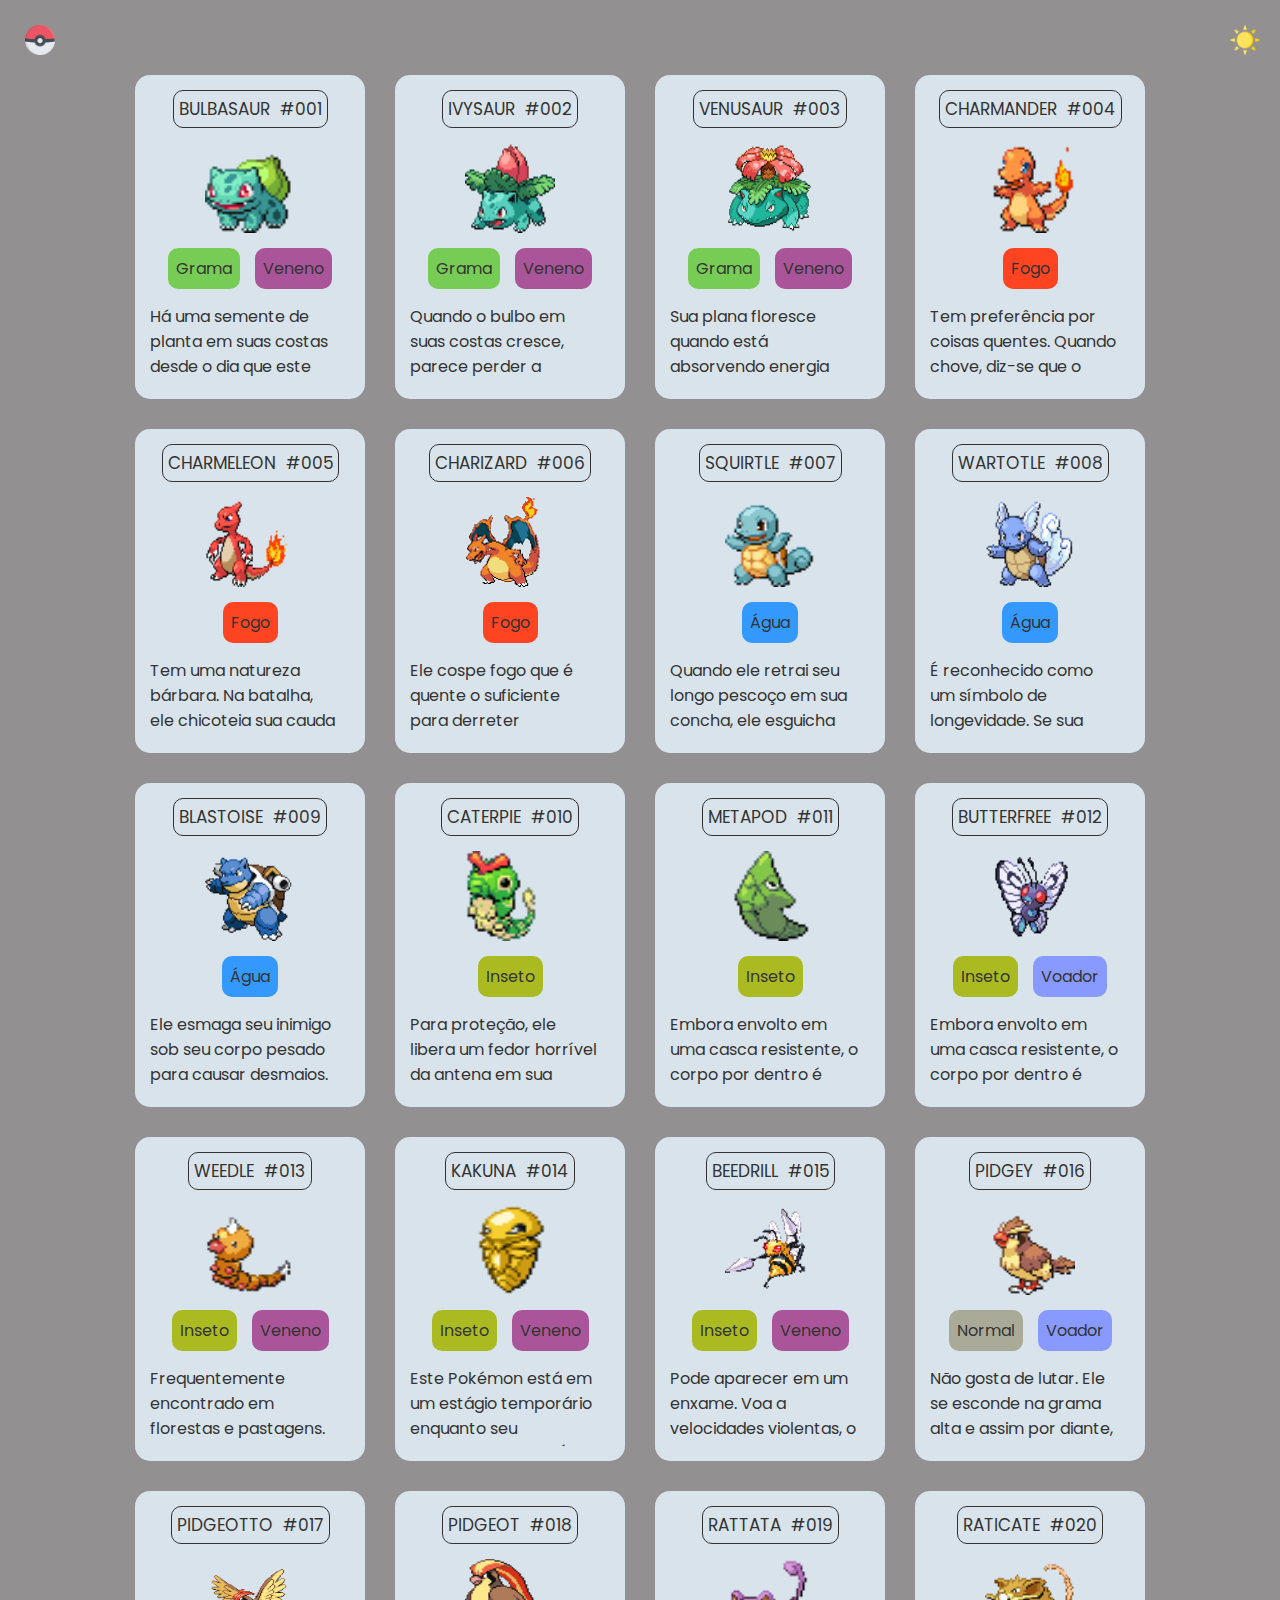
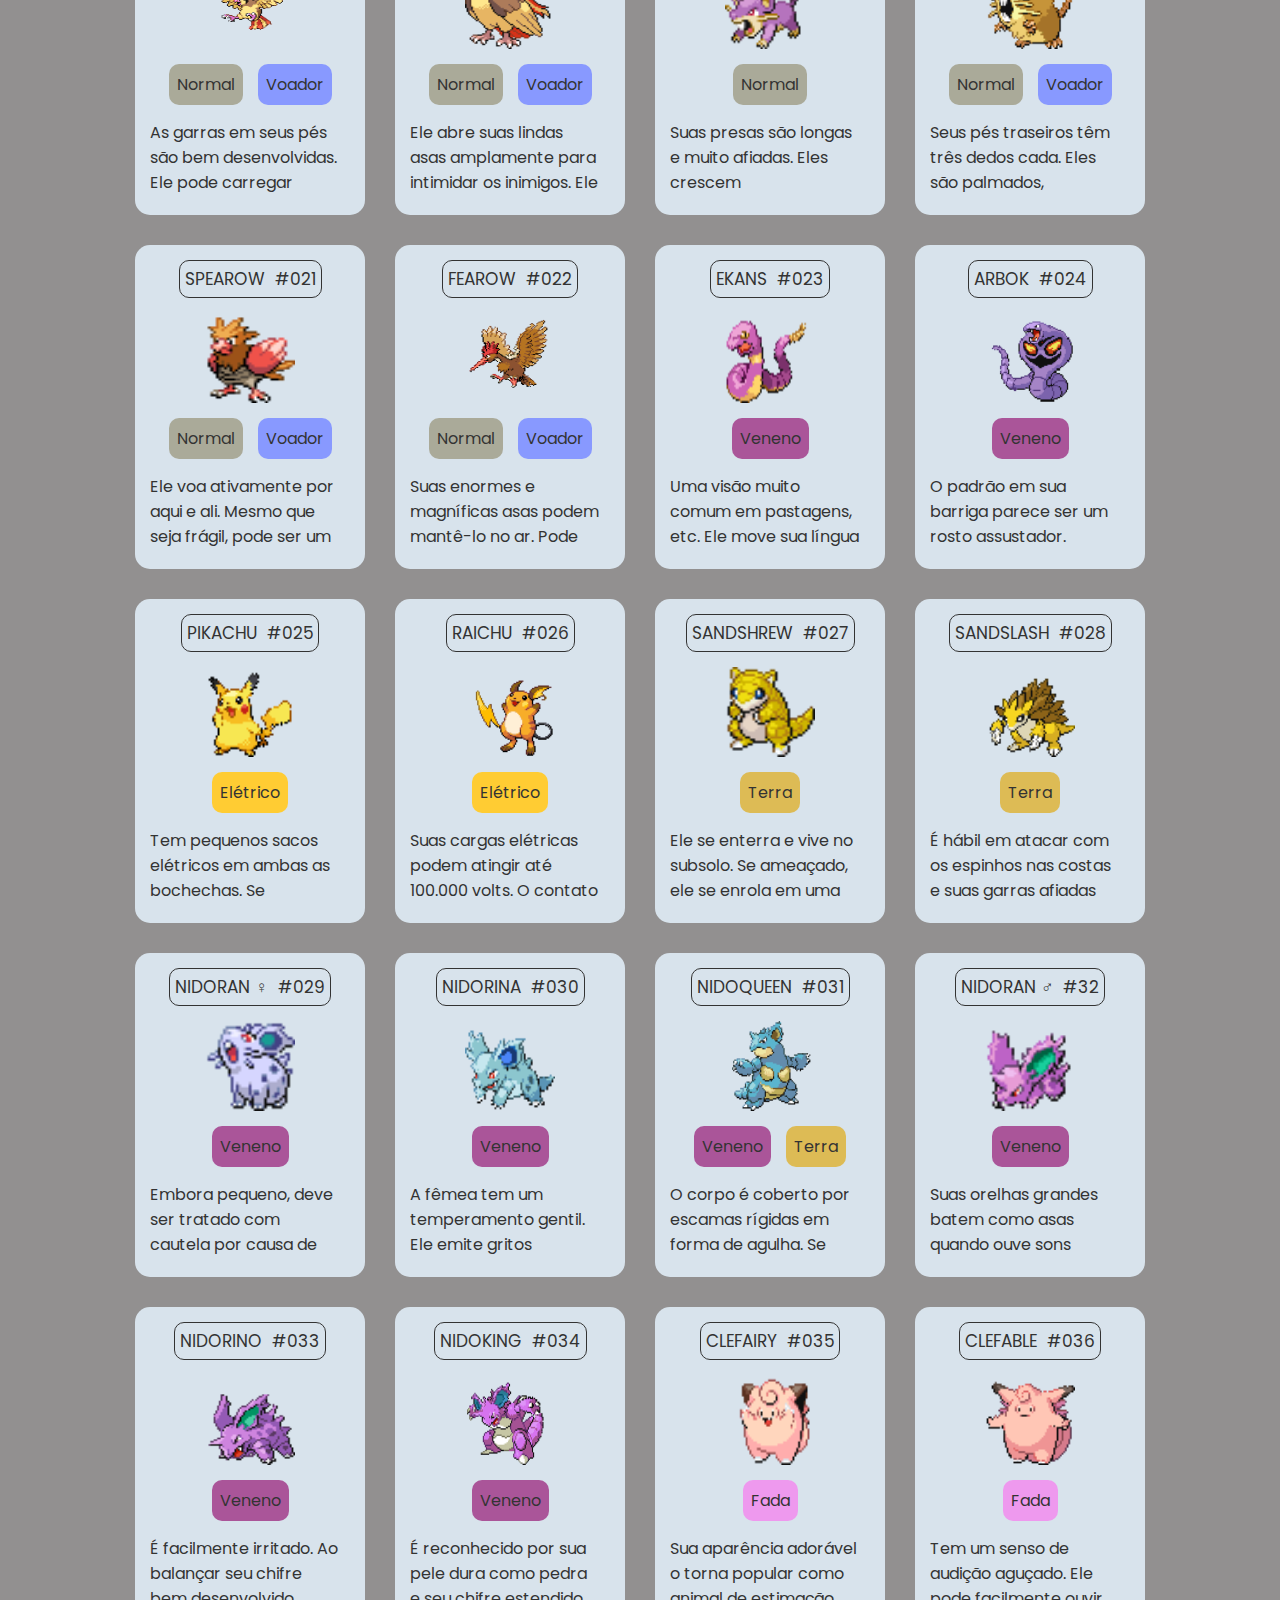
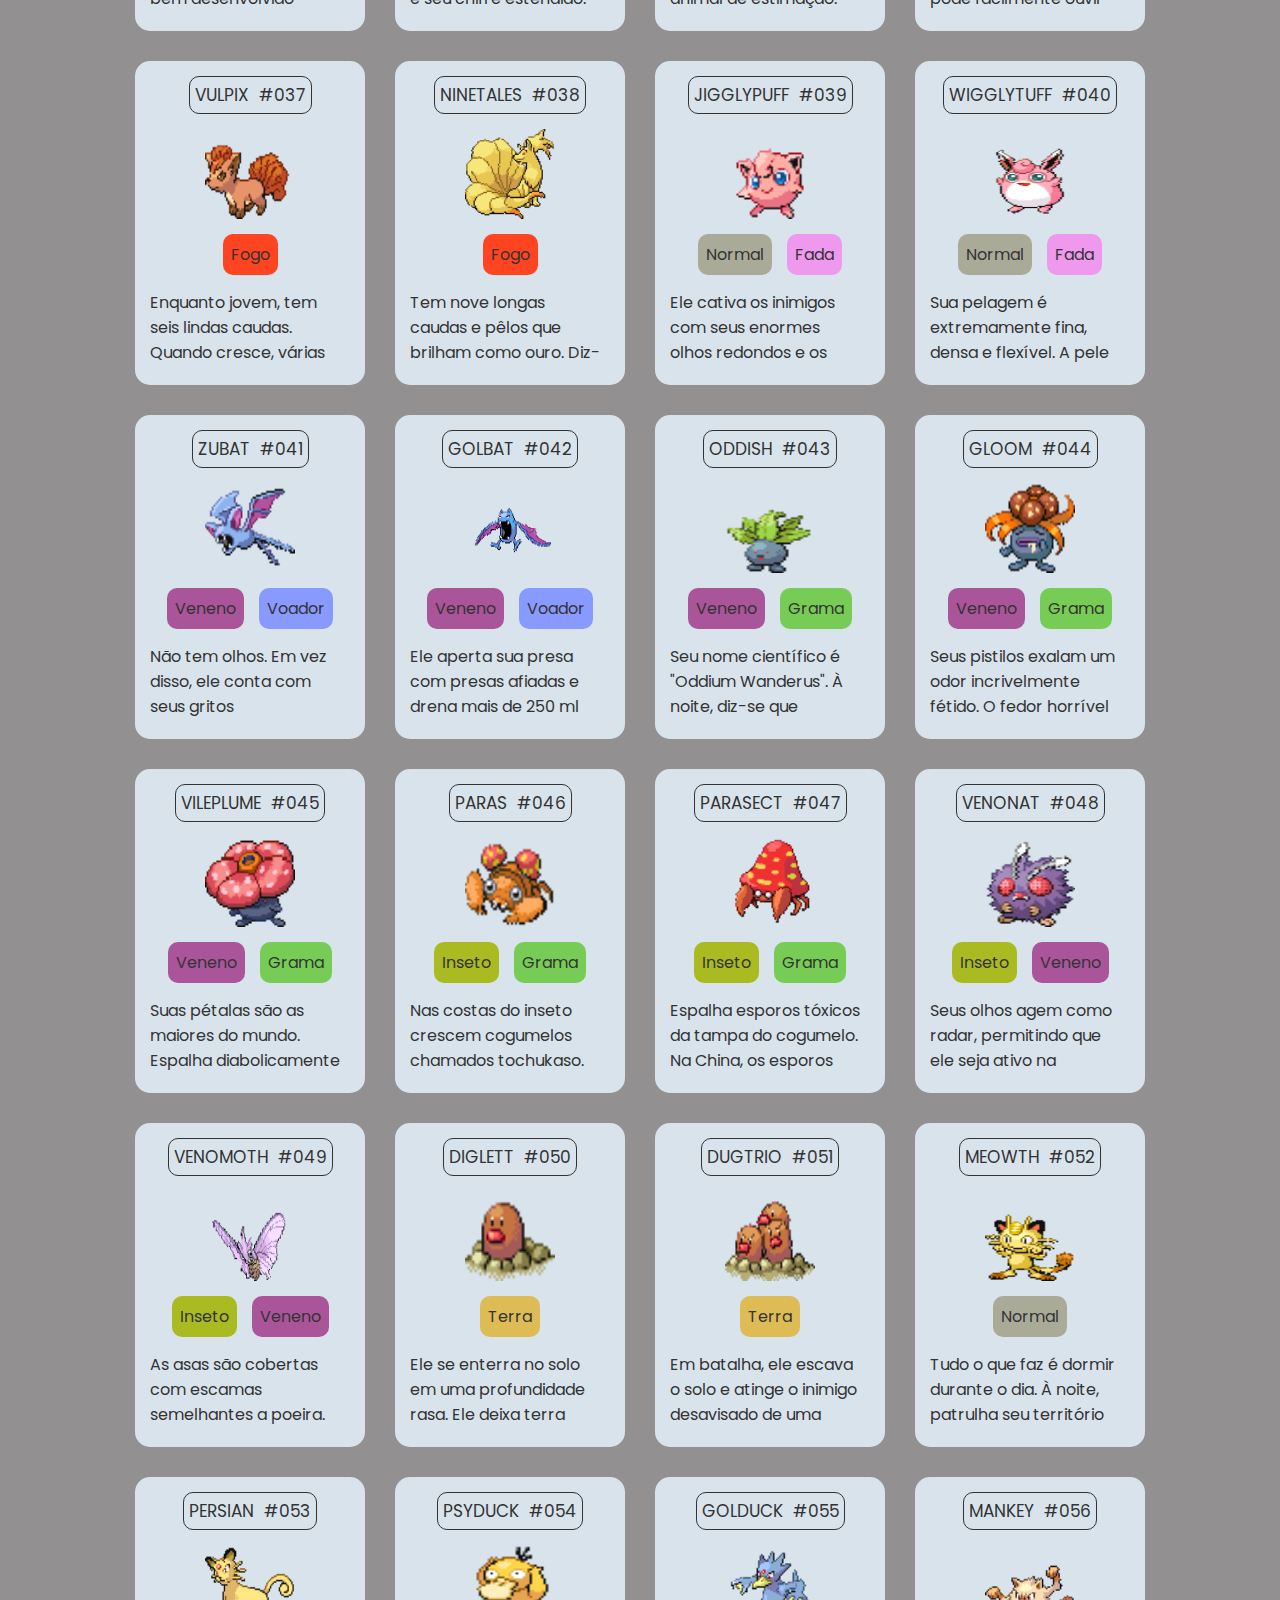
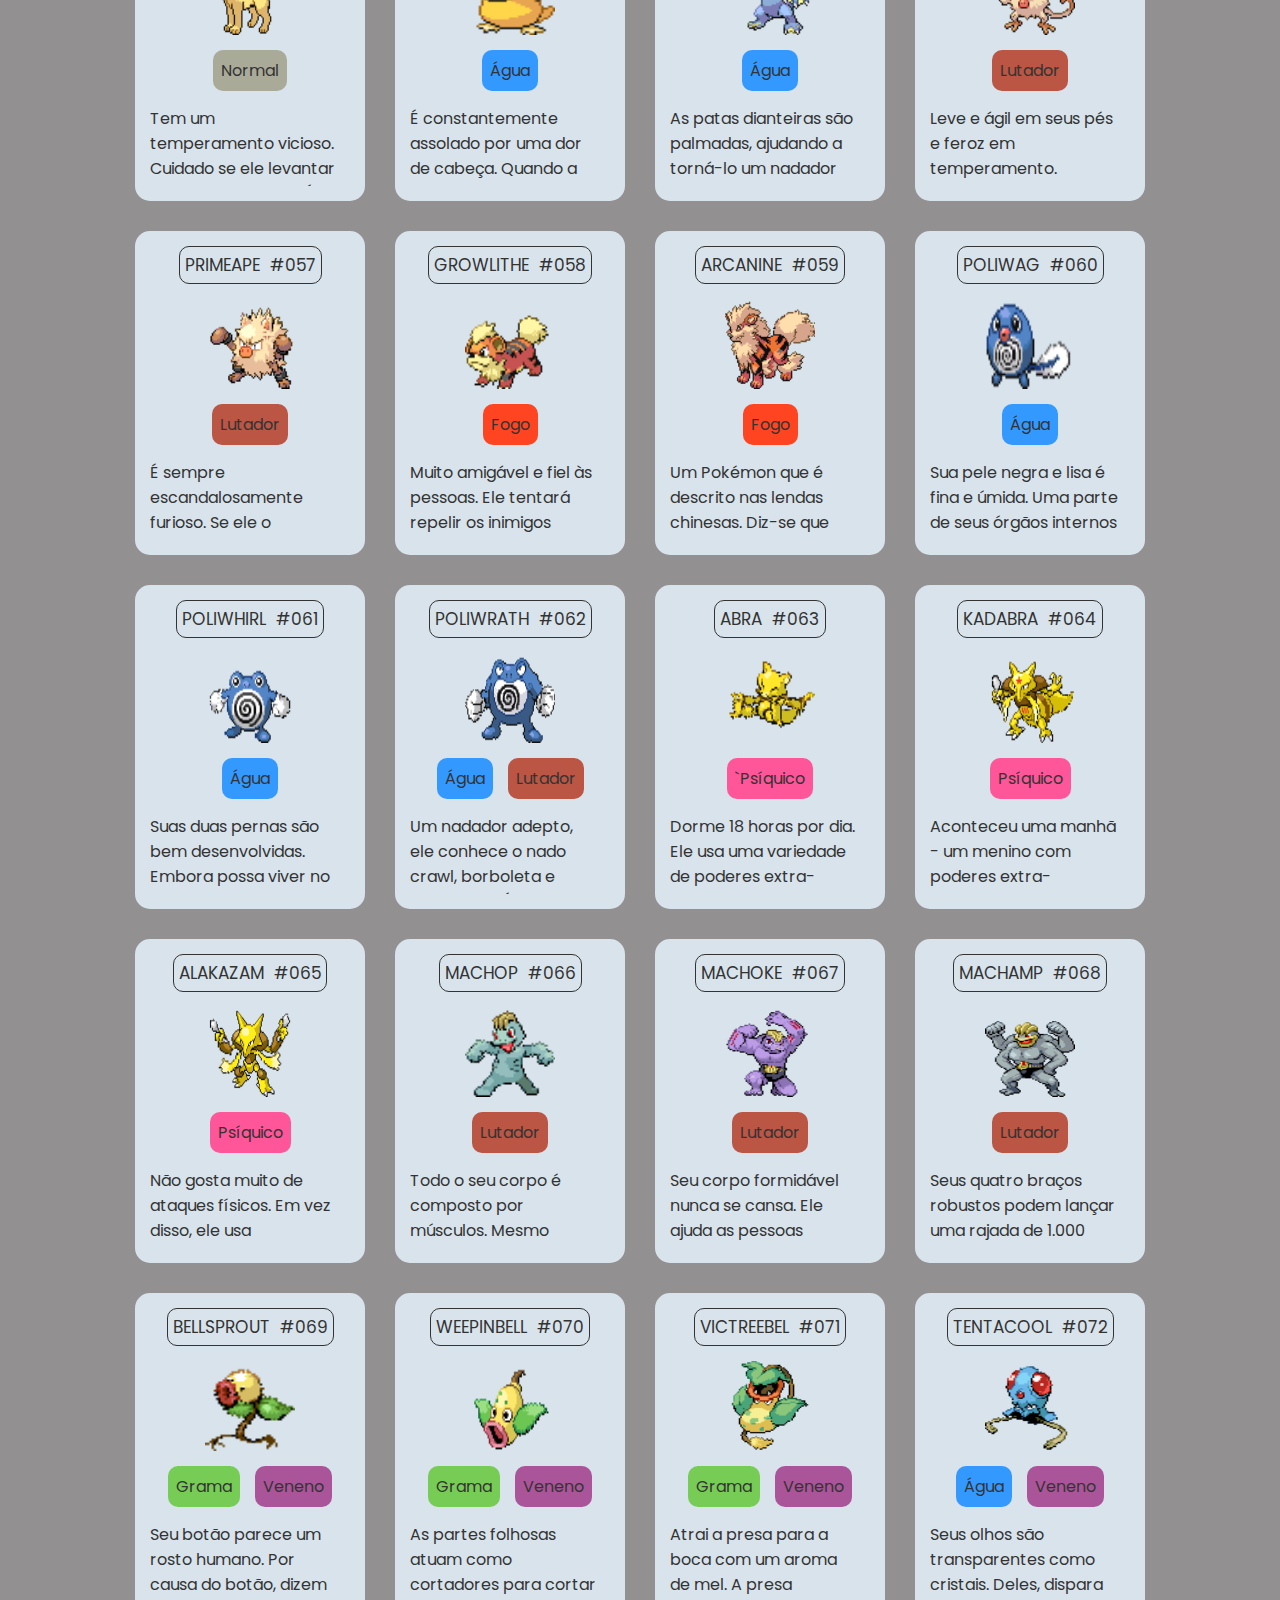
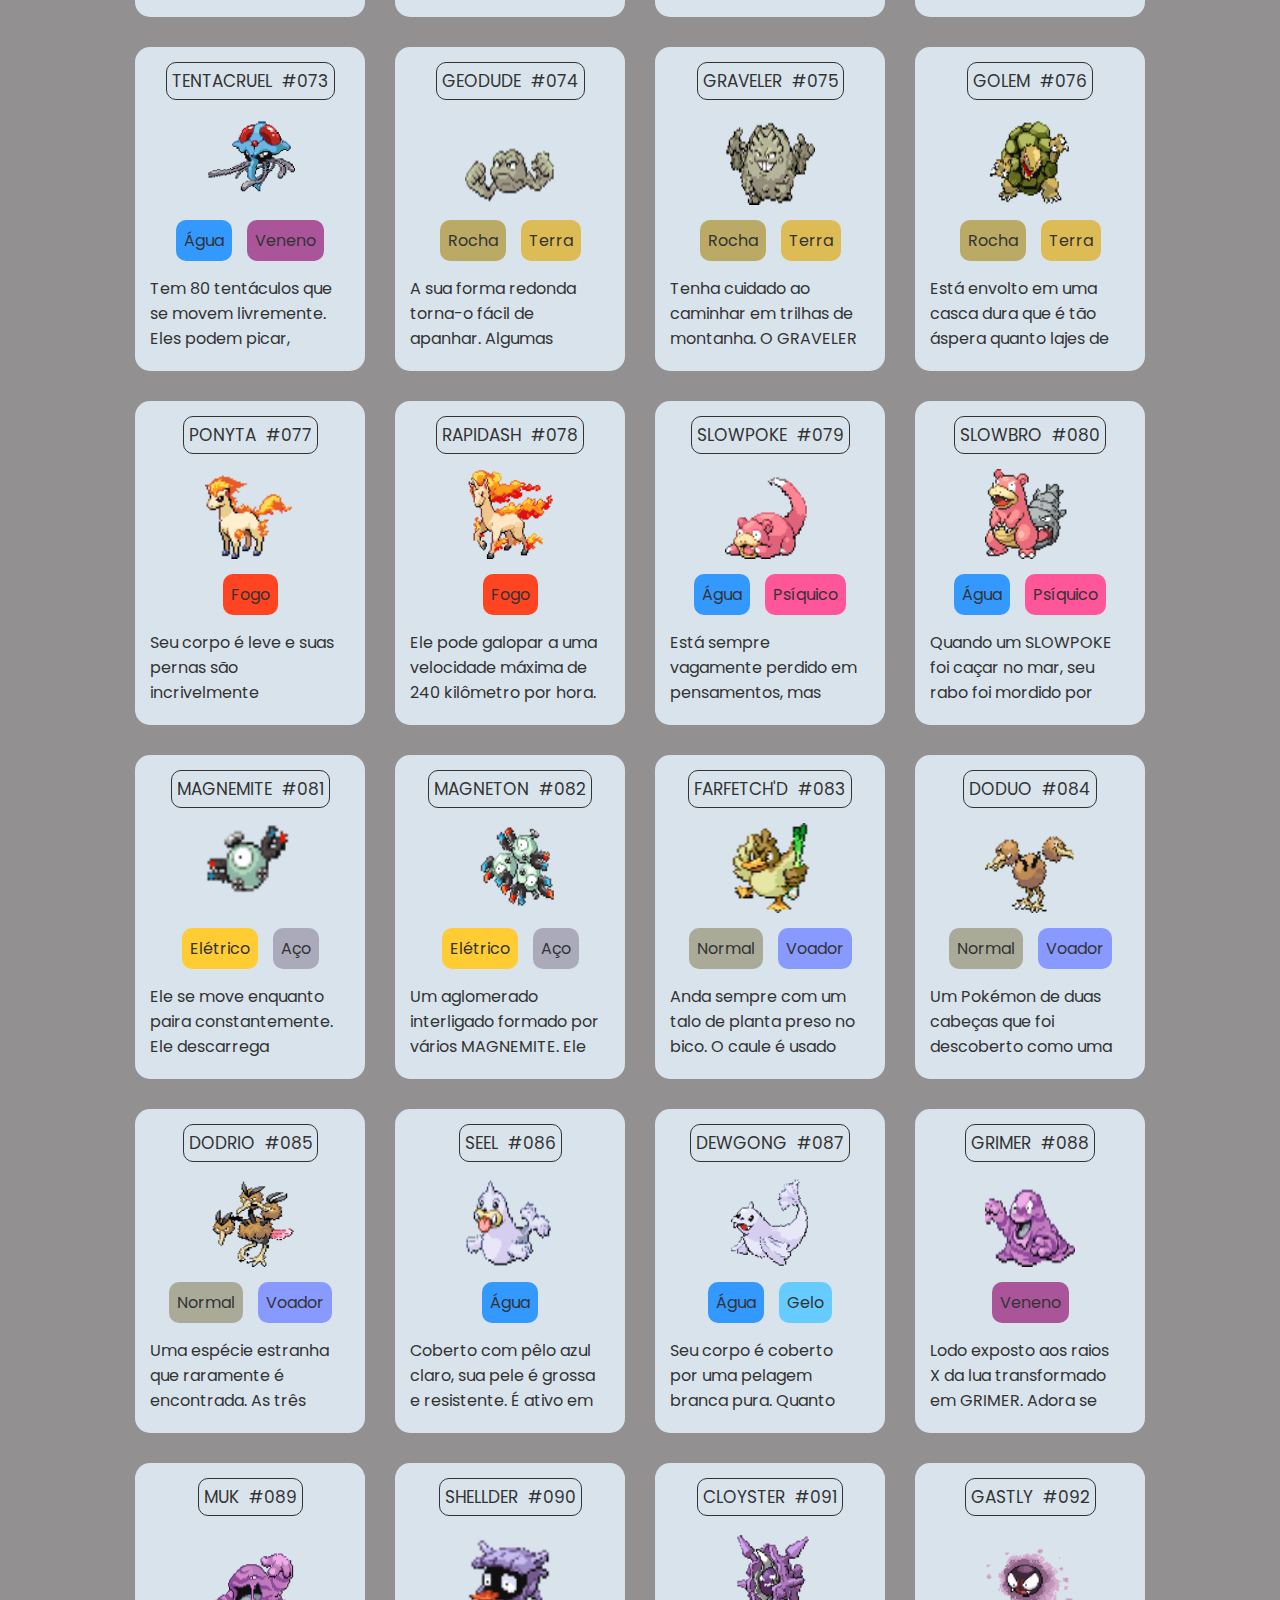
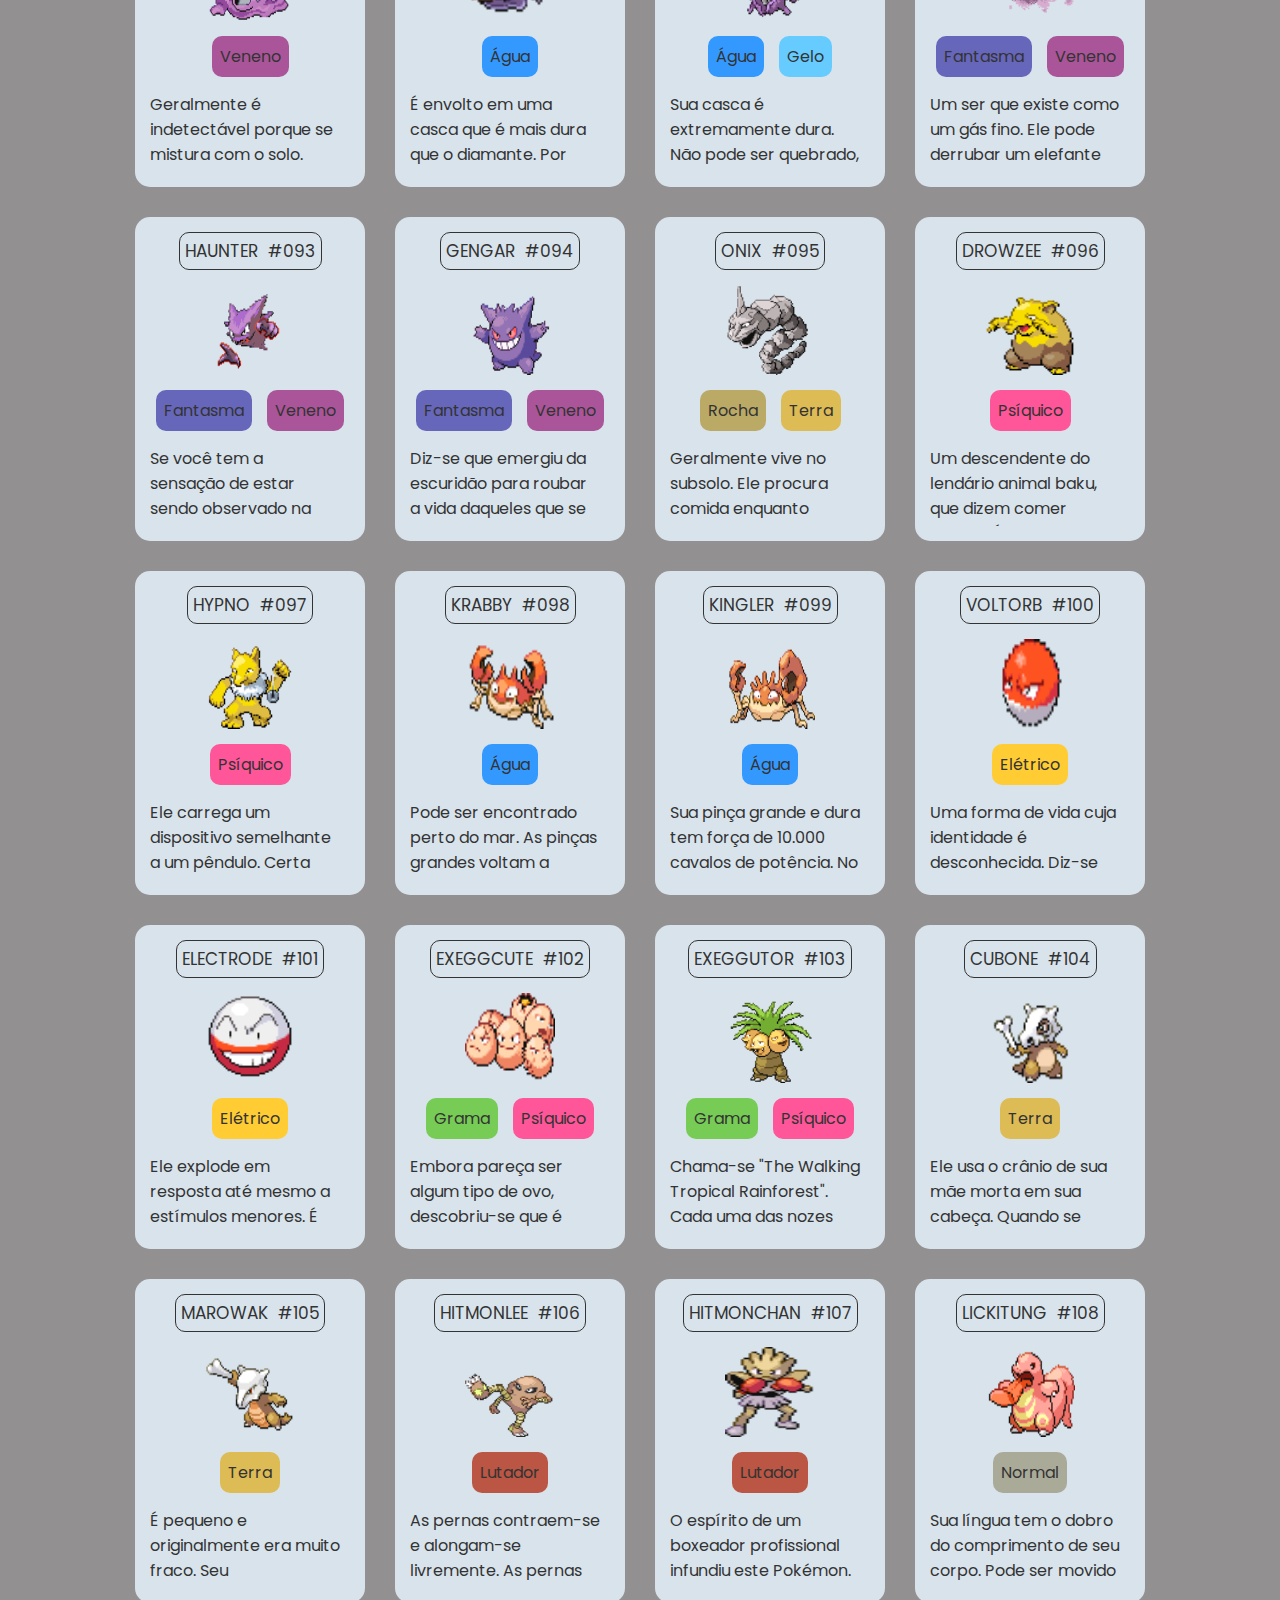
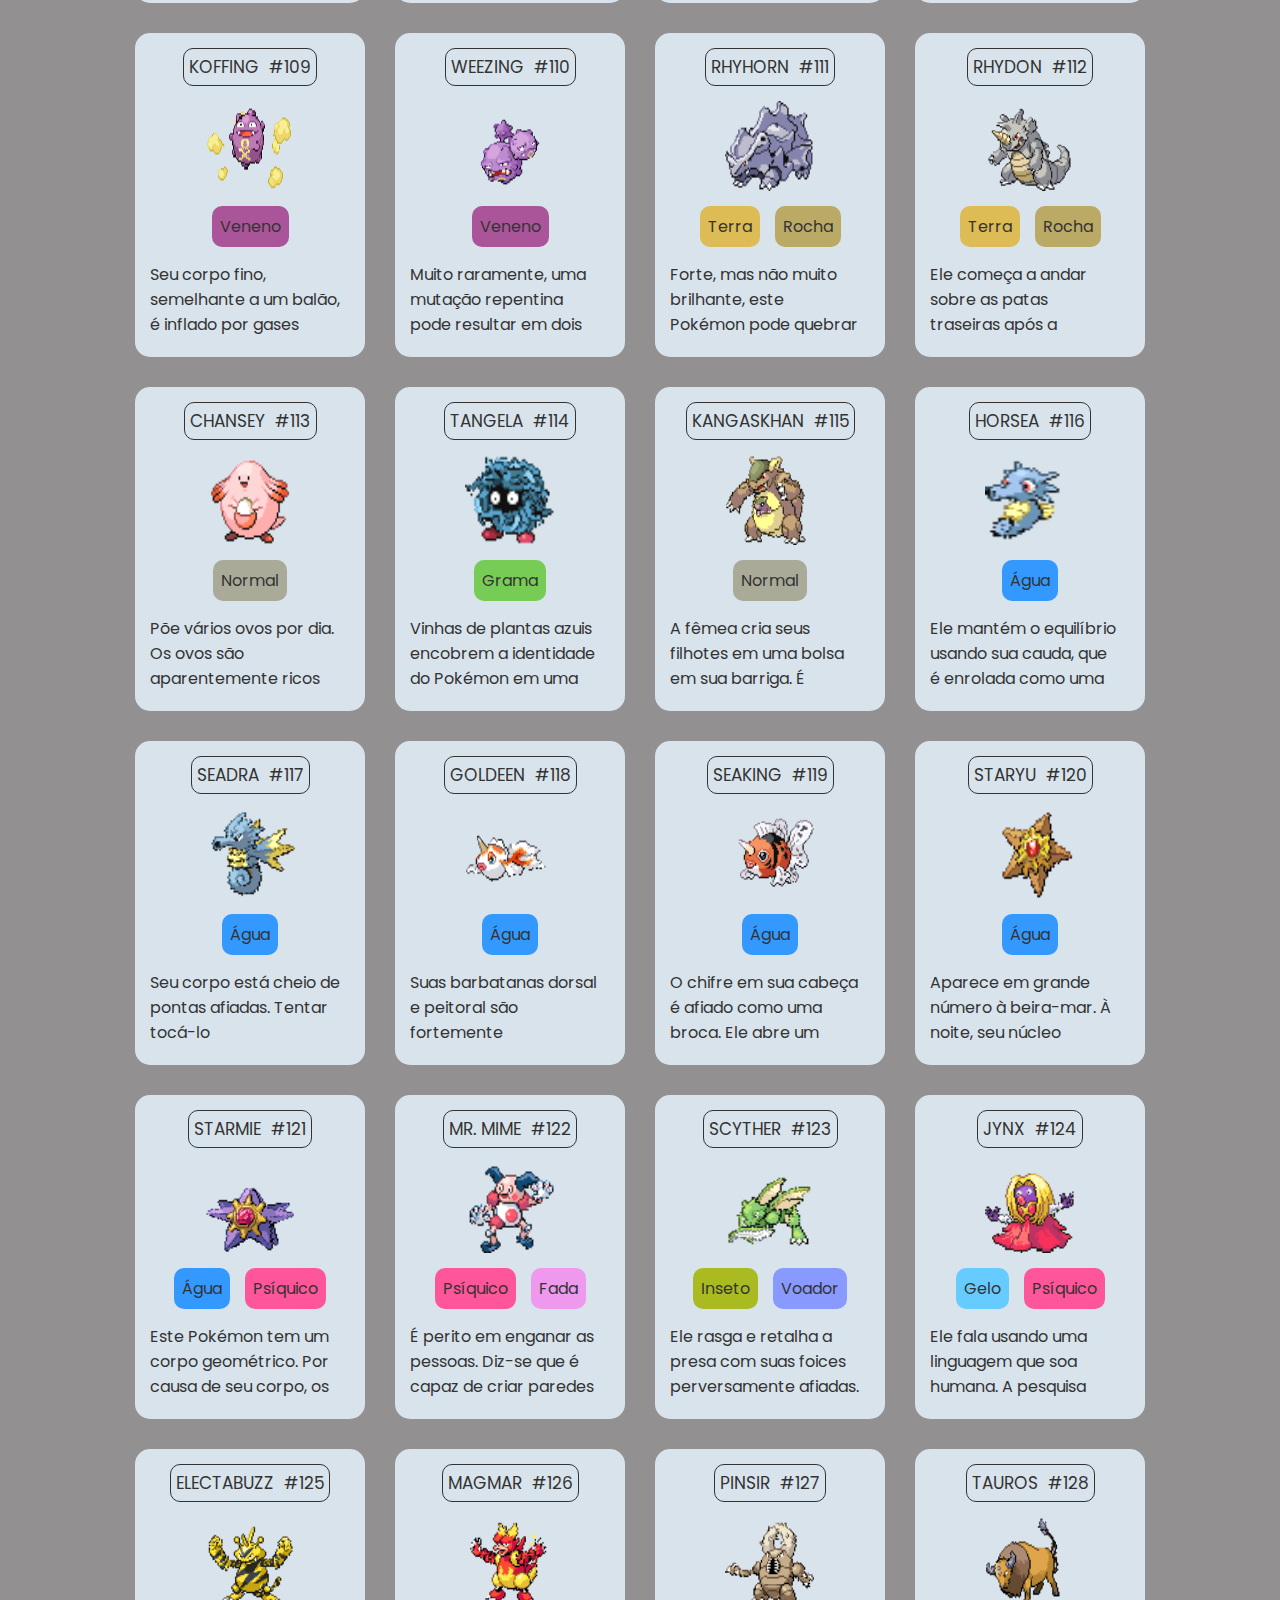
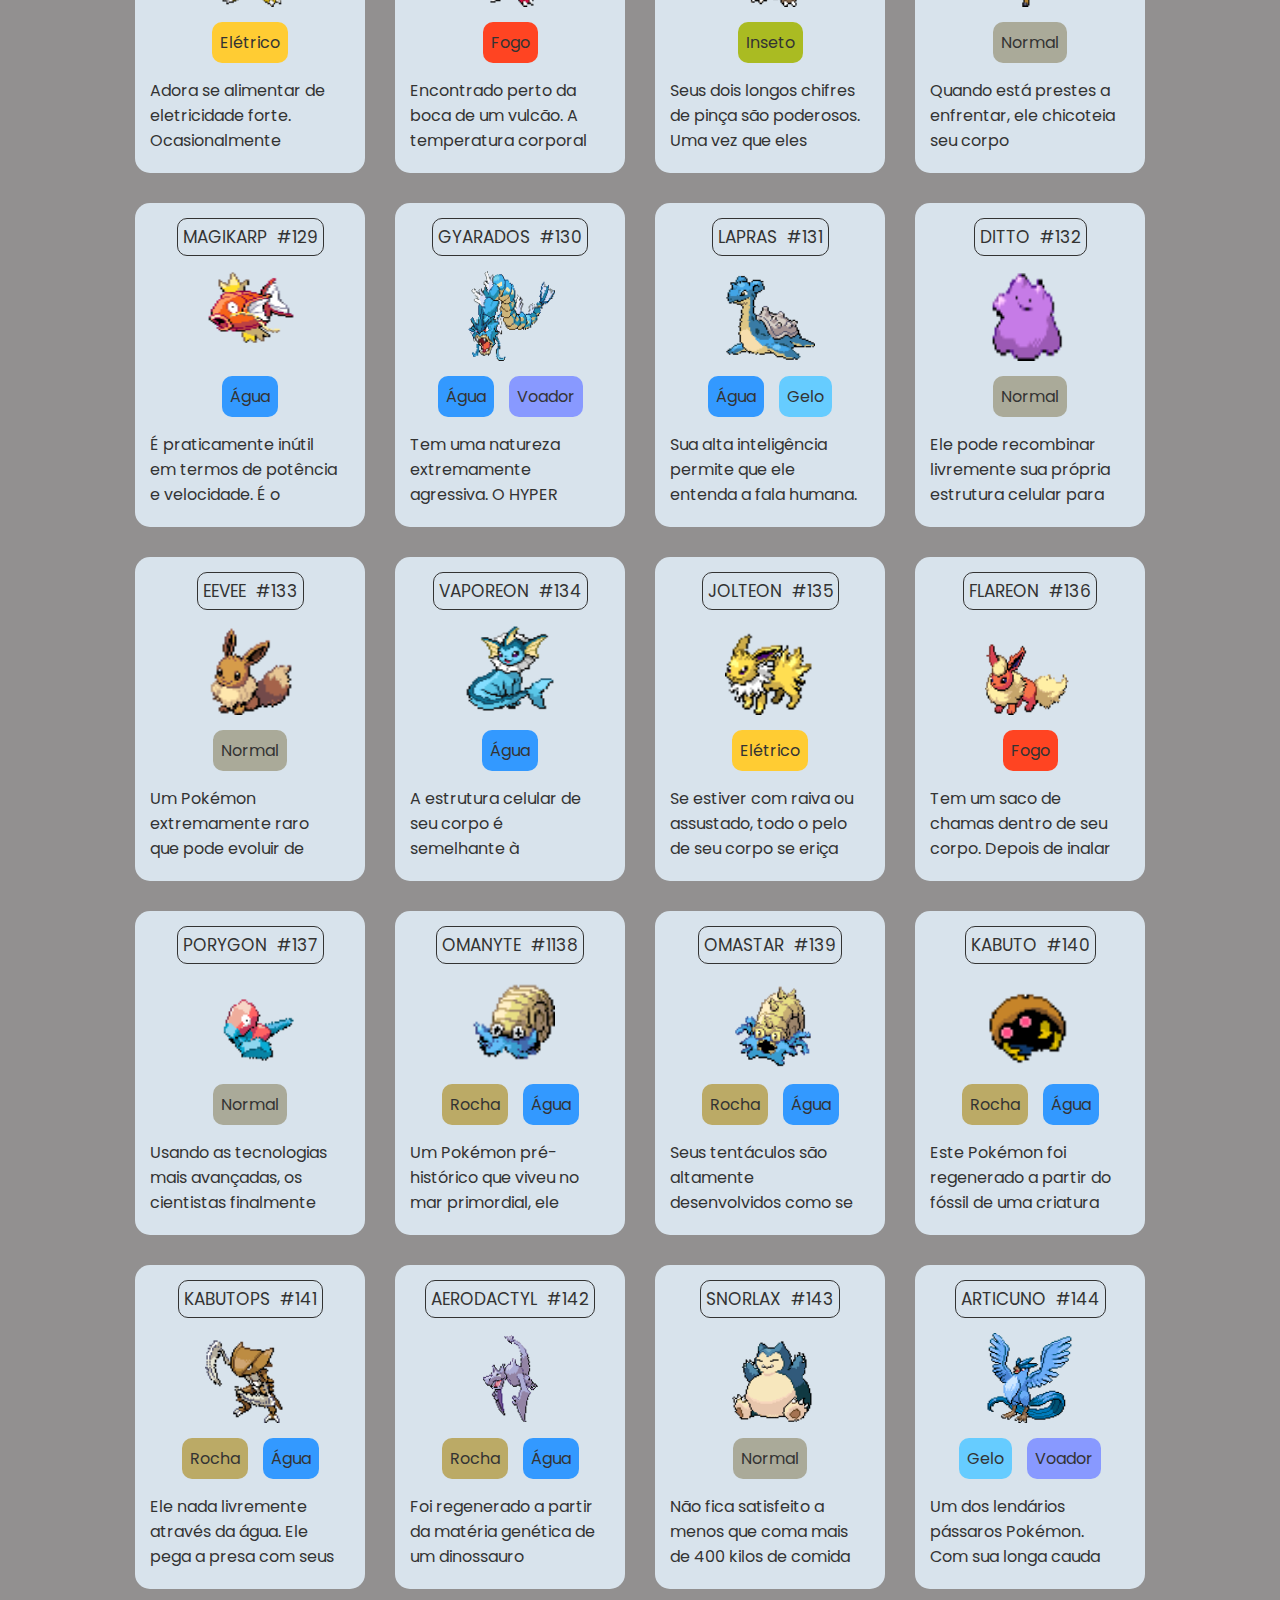
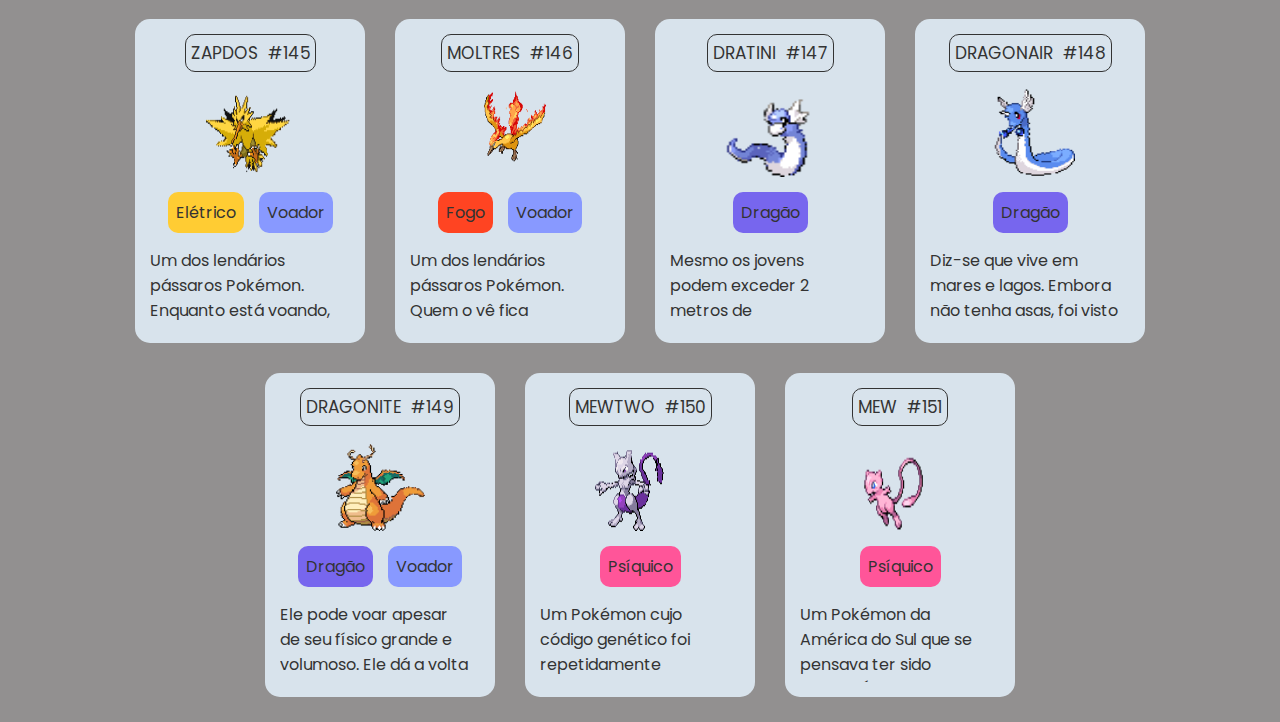
<file: index.html>
<!DOCTYPE html>
<html lang="en">

<head>
    <meta charset="UTF-8">
    <meta http-equiv="X-UA-Compatible" content="IE=edge">
    <meta name="viewport" content="width=device-width, initial-scale=1.0">
    <title>Listagem Pokémon - Semana do Zero ao Programador</title>
    <link rel="preconnect" href="https://fonts.googleapis.com">
    <link rel="preconnect" href="https://fonts.gstatic.com" crossorigin>
    <link href="https://fonts.googleapis.com/css2?family=Poppins:wght@300;500;800&display=swap" rel="stylesheet">
    <link rel="stylesheet" href="./src/css/reset.css">
    <link rel="stylesheet" href="./src/css/estilos.css">
    <link rel="stylesheet" href="./src/css/scrollbar.css">
    <link rel="shortcut icon" type="image/png" href="./src/imagens/pokeball.png">
</head>

<body>
    <div id="header">
        <header>
            <a href="#">
                <img src="./src/imagens/pokeball.png" alt="Pokebola" class="logo">
            </a>
            <button id="botao-alterar-tema">
                <img src="./src/imagens/sun.png" alt="imagem do sol" class="imagem-botao">
            </button>
        </header>
    </div>
    <main>
        <ul class="listagem-pokemon">
            <li class="cartao-pokemon">
                <div class="informacoes">
                    <span>Bulbasaur</span>
                    <span>#001</span>
                </div>

                <img src="./src/imagens/bulbasaur.gif" alt="Bulbasaur" class="gif">

                <ul class="tipos">
                    <li class="tipo grama">Grama</li>
                    <li class="tipo veneno">Veneno</li>
                </ul>

                <p class="descricao">Há uma semente de planta em suas costas desde o dia que este Pókemon nasce. A
                    semente cresce lentamente.</p>
            </li>
            <li class="cartao-pokemon">
                <div class="informacoes">
                    <span>Ivysaur</span>
                    <span>#002</span>
                </div>

                <img src="./src/imagens/ivysaur.gif" alt="Ivysaur" class="gif">

                <ul class="tipos">
                    <li class="tipo grama">Grama</li>
                    <li class="tipo veneno">Veneno</li>
                </ul>

                <p class="descricao">Quando o bulbo em suas costas cresce, parece perder a capacidade de ficar de pé em
                    suas patas traseiras</p>
            </li>
            <li class="cartao-pokemon">
                <div class="informacoes">
                    <span>Venusaur</span>
                    <span>#003</span>
                </div>

                <img src="./src/imagens/venusaur.gif" alt="Venusaur" class="gif">

                <ul class="tipos">
                    <li class="tipo grama">Grama</li>
                    <li class="tipo veneno">Veneno</li>
                </ul>

                <p class="descricao">Sua plana floresce quando está absorvendo energia solar. Ele permanece em movimento
                    para buscar a luz solar</p>
            </li>
            <li class="cartao-pokemon">
                <div class="informacoes">
                    <span>Charmander</span>
                    <span>#004</span>
                </div>

                <img src="./src/imagens/charmander.gif" alt="Charmander" class="gif">

                <ul class="tipos">
                    <li class="tipo fogo">Fogo</li>
                </ul>

                <p class="descricao">Tem preferência por coisas quentes. Quando chove, diz-se que o vapor jorra da ponta
                    de sua cauda.</p>
            </li>
            <li class="cartao-pokemon">
                <div class="informacoes">
                    <span>Charmeleon</span>
                    <span>#005</span>
                </div>

                <img src="./src/imagens/charmeleon.gif" alt="Charmeleon" class="gif">

                <ul class="tipos">
                    <li class="tipo fogo">Fogo</li>
                </ul>

                <p class="descricao">Tem uma natureza bárbara. Na batalha, ele chicoteia sua cauda ardente e corta com garras afiadas.</p>
            </li>
            <li class="cartao-pokemon">
                <div class="informacoes">
                    <span>Charizard</span>
                    <span>#006</span>
                </div>

                <img src="./src/imagens/charizard.gif" alt="Charizard" class="gif">

                <ul class="tipos">
                    <li class="tipo fogo">Fogo</li>
                </ul>

                <p class="descricao">Ele cospe fogo que é quente o suficiente para derreter pedregulhos. Pode causar incêndios florestais soprando chamas.</p>
            </li>
            <li class="cartao-pokemon">
                <div class="informacoes">
                    <span>Squirtle</span>
                    <span>#007</span>
                </div>

                <img src="./src/imagens/squirtle.gif" alt="Squirtle" class="gif">

                <ul class="tipos">
                    <li class="tipo agua">Água</li>
                </ul>

                <p class="descricao">Quando ele retrai seu longo pescoço em sua concha, ele esguicha água com força vigorosa.</p>
            </li>
            <li class="cartao-pokemon">
                <div class="informacoes">
                    <span>Wartotle</span>
                    <span>#008</span>
                </div>

                <img src="./src/imagens/wartortle.gif" alt="Bulbasaur" class="gif">

                <ul class="tipos">
                    <li class="tipo agua">Água</li>
                </ul>

                <p class="descricao">É reconhecido como um símbolo de longevidade. Se sua concha tem algas, esse Wartortle é muito antigo.</p>
            </li>
            <li class="cartao-pokemon">
                <div class="informacoes">
                    <span>Blastoise</span>
                    <span>#009</span>
                </div>

                <img src="./src/imagens/blastoise.gif" alt="Blastoise" class="gif">

                <ul class="tipos">
                    <li class="tipo agua">Água</li>
                </ul>

                <p class="descricao">Ele esmaga seu inimigo sob seu corpo pesado para causar desmaios. Em uma pitada, ele se retirará dentro de sua concha.</p>
            </li>
            <li class="cartao-pokemon">
                <div class="informacoes">
                    <span>Caterpie</span>
                    <span>#010</span>
                </div>
                <img src="./src/imagens/caterpie.gif" alt="Caterpie" class="gif">

                <ul class="tipos">
                    <li class="tipo inseto">Inseto</li>
                </ul>

                <p class="descricao">Para proteção, ele libera um fedor horrível da antena em sua cabeça para afastar os inimigos.</p>
            </li>
            <li class="cartao-pokemon">
                <div class="informacoes">
                    <span>Metapod</span>
                    <span>#011</span>
                </div>
                <img src="./src/imagens/metapod.gif" alt="Metapod" class="gif">

                <ul class="tipos">
                    <li class="tipo inseto">Inseto</li>
                </ul>

                <p class="descricao">Embora envolto em uma casca resistente, o corpo por dentro é macio. Não pode resistir a um ataque duro.</p>
            </li>
            <li class="cartao-pokemon">
                <div class="informacoes">
                    <span>Butterfree</span>
                    <span>#012</span>
                </div>
                <img src="./src/imagens/butterfree.gif" alt="Butterfree" class="gif">

                <ul class="tipos">
                    <li class="tipo inseto">Inseto</li>
                    <li class="tipo voador">Voador</li>
                </ul>

                <p class="descricao">Embora envolto em uma casca resistente, o corpo por dentro é macio. Não pode resistir a um ataque duro.</p>
            </li>
            <li class="cartao-pokemon">
                <div class="informacoes">
                    <span>Weedle</span>
                    <span>#013</span>
                </div>
                <img src="./src/imagens/weedle.gif" alt="Weedle" class="gif">

                <ul class="tipos">
                    <li class="tipo inseto">Inseto</li>
                    <li class="tipo veneno">Veneno</li>
                </ul>

                <p class="descricao">Frequentemente encontrado em florestas e pastagens. Tem uma farpa afiada e tóxica de cerca de cinco centímetros no topo da cabeça.</p>
            </li>
            <li class="cartao-pokemon">
                <div class="informacoes">
                    <span>Kakuna</span>
                    <span>#014</span>
                </div>
                <img src="./src/imagens/kakuna.gif" alt="Kakuna" class="gif">

                <ul class="tipos">
                    <li class="tipo inseto">Inseto</li>
                    <li class="tipo veneno">Veneno</li>
                </ul>

                <p class="descricao">Este Pokémon está em um estágio temporário enquanto seu desenvolve corpo. É quase completamente incapaz de se mover por conta própria.</p>
            </li>
            <li class="cartao-pokemon">
                <div class="informacoes">
                    <span>Beedrill</span>
                    <span>#015</span>
                </div>
                <img src="./src/imagens/beedrill.gif" alt="Beedrill" class="gif">

                <ul class="tipos">
                    <li class="tipo inseto">Inseto</li>
                    <li class="tipo veneno">Veneno</li>
                </ul>

                <p class="descricao">Pode aparecer em um enxame. Voa a velocidades violentas, o tempo todo perfurando com o ferrão tóxico em sua parte traseira.</p>
            </li>
            <li class="cartao-pokemon">
                <div class="informacoes">
                    <span>Pidgey</span>
                    <span>#016</span>
                </div>
                <img src="./src/imagens/pidgey.gif" alt="Pidgey" class="gif">

                <ul class="tipos">
                    <li class="tipo normal">Normal</li>
                    <li class="tipo voador">Voador</li>
                </ul>

                <p class="descricao">Não gosta de lutar. Ele se esconde na grama alta e assim por diante, procurando comida, como pequenos insetos.</p>
            </li>
            <li class="cartao-pokemon">
                <div class="informacoes">
                    <span>Pidgeotto</span>
                    <span>#017</span>
                </div>
                <img src="./src/imagens/pidgeotto.gif" alt="Pidgeotto" class="gif">

                <ul class="tipos">
                    <li class="tipo normal">Normal</li>
                    <li class="tipo voador">Voador</li>
                </ul>

                <p class="descricao">As garras em seus pés são bem desenvolvidas. Ele pode carregar presas como um EXEGGCUTE para seu ninho a mais de 60 milhas de distância.</p>
            </li>
            <li class="cartao-pokemon">
                <div class="informacoes">
                    <span>Pidgeot</span>
                    <span>#018</span>
                </div>
                <img src="./src/imagens/pidgeot.gif" alt="Pidgeot" class="gif">

                <ul class="tipos">
                    <li class="tipo normal">Normal</li>
                    <li class="tipo voador">Voador</li>
                </ul>

                <p class="descricao">Ele abre suas lindas asas amplamente para intimidar os inimigos. Ele corre pelos céus na velocidade Mach-2.</p>
            </li>
            <li class="cartao-pokemon">
                <div class="informacoes">
                    <span>Rattata</span>
                    <span>#019</span>
                </div>
                <img src="./src/imagens/rattata.gif" alt="Rattata" class="gif">

                <ul class="tipos">
                    <li class="tipo normal">Normal</li>
                </ul>

                <p class="descricao">Suas presas são longas e muito afiadas. Eles crescem continuamente, então é difícil reduzi-los.</p>
            </li>
            <li class="cartao-pokemon">
                <div class="informacoes">
                    <span>Raticate</span>
                    <span>#020</span>
                </div>
                <img src="./src/imagens/raticate.gif" alt="Raticate" class="gif">

                <ul class="tipos">
                    <li class="tipo normal">Normal</li>
                    <li class="tipo voador">Voador</li>
                </ul>

                <p class="descricao">Seus pés traseiros têm três dedos cada. Eles são palmados, permitindo que ele nade através dos rios.</p>
            </li>
            <li class="cartao-pokemon">
                <div class="informacoes">
                    <span>Spearow</span>
                    <span>#021</span>
                </div>
                <img src="./src/imagens/spearow.gif" alt="Spearow" class="gif">

                <ul class="tipos">
                    <li class="tipo normal">Normal</li>
                    <li class="tipo voador">Voador</li>
                </ul>

                <p class="descricao">Ele voa ativamente por aqui e ali. Mesmo que seja frágil, pode ser um inimigo difícil que usa MIRROR MOVE.</p>
            </li>
            <li class="cartao-pokemon">
                <div class="informacoes">
                    <span>Fearow</span>
                    <span>#022</span>
                </div>
                <img src="./src/imagens/fearow.gif" alt="Fearow" class="gif">

                <ul class="tipos">
                    <li class="tipo normal">Normal</li>
                    <li class="tipo voador">Voador</li>
                </ul>

                <p class="descricao">Suas enormes e magníficas asas podem mantê-lo no ar. Pode ficar voando um dia inteiro sem pousar.</p>
            </li>
            <li class="cartao-pokemon">
                <div class="informacoes">
                    <span>Ekans</span>
                    <span>#023</span>
                </div>
                <img src="./src/imagens/ekans.gif" alt="Ekans" class="gif">

                <ul class="tipos">
                    <li class="tipo veneno">Veneno</li>
                </ul>

                <p class="descricao">Uma visão muito comum em pastagens, etc. Ele move sua língua para dentro e para fora para sentir o perigo ao seu redor.</p>
            </li>
            <li class="cartao-pokemon">
                <div class="informacoes">
                    <span>Arbok</span>
                    <span>#024</span>
                </div>
                <img src="./src/imagens/arbok.gif" alt="Arbok" class="gif">

                <ul class="tipos">
                    <li class="tipo veneno">Veneno</li>
                </ul>

                <p class="descricao">O padrão em sua barriga parece ser um rosto assustador. Inimigos fracos fugirão apenas ao ver o padrão.</p>
            </li>
            <li class="cartao-pokemon">
                <div class="informacoes">
                    <span>Pikachu</span>
                    <span>#025</span>
                </div>
                <img src="./src/imagens/pikachu.gif" alt="Pikachu" class="gif">

                <ul class="tipos">
                    <li class="tipo eletrico">Elétrico</li>
                </ul>

                <p class="descricao">Tem pequenos sacos elétricos em ambas as bochechas. Se ameaçado, perde cargas elétricas das bolsas.</p>
            </li>
            <li class="cartao-pokemon">
                <div class="informacoes">
                    <span>Raichu</span>
                    <span>#026</span>
                </div>
                <img src="./src/imagens/raichu.gif" alt="Raichu" class="gif">

                <ul class="tipos">
                    <li class="tipo eletrico">Elétrico</li>
                </ul>

                <p class="descricao">Suas cargas elétricas podem atingir até 100.000 volts. O contato descuidado pode fazer até mesmo um elefante indiano desmaiar.</p>
            </li>
            <li class="cartao-pokemon">
                <div class="informacoes">
                    <span>Sandshrew</span>
                    <span>#027</span>
                </div>
                <img src="./src/imagens/sandshrew.gif" alt="Sandshrew" class="gif">

                <ul class="tipos">
                    <li class=" tipo terra">Terra</li>
                </ul>

                <p class="descricao">Ele se enterra e vive no subsolo. Se ameaçado, ele se enrola em uma bola para proteção.</p>
            </li>
            <li class="cartao-pokemon">
                <div class="informacoes">
                    <span>Sandslash</span>
                    <span>#028</span>
                </div>
                <img src="./src/imagens/sandslash.gif" alt="Sandslash" class="gif">

                <ul class="tipos">
                    <li class="tipo terra" >Terra</li>
                </ul>

                <p class="descricao">É hábil em atacar com os espinhos nas costas e suas garras afiadas enquanto corre rapidamente.</p>
            </li>
            <li class="cartao-pokemon">
                <div class="informacoes">
                    <span>Nidoran ♀</span>
                    <span>#029</span>
                </div>
                <img src="./src/imagens/nidoran♀.gif" alt="Nidoran♀" class="gif">

                <ul class="tipos">
                    <li class="tipo veneno">Veneno</li>
                </ul>

                <p class="descricao">Embora pequeno, deve ser tratado com cautela por causa de suas farpas altamente tóxicas. A fêmea tem chifres menores.</p>
            </li>
            <li class="cartao-pokemon">
                <div class="informacoes">
                    <span>Nidorina</span>
                    <span>#030</span>
                </div>
                <img src="./src/imagens/nidorina.gif" alt="Nidorina" class="gif">

                <ul class="tipos">
                    <li class="tipo veneno">Veneno</li>
                </ul>

                <p class="descricao">A fêmea tem um temperamento gentil. Ele emite gritos ultrassônicos que têm o poder de confundir os inimigos.</p>
            </li>
            <li class="cartao-pokemon">
                <div class="informacoes">
                    <span>Nidoqueen</span>
                    <span>#031</span>
                </div>
                <img src="./src/imagens/nidoqueen.gif" alt="Nidoqueen" class="gif">

                <ul class="tipos">
                    <li class="tipo veneno">Veneno</li>
                    <li class="tipo terra">Terra</li>
                </ul>

                <p class="descricao">O corpo é coberto por escamas rígidas em forma de agulha. Se ficar excitado, as agulhas se eriçarão para fora.</p>
            </li>
            <li class="cartao-pokemon">
                <div class="informacoes">
                    <span>Nidoran ♂</span>
                    <span>#32</span>
                </div>
                <img src="./src/imagens/nidoran♂.gif" alt="Nidoran ♂" class="gif">

                <ul class="tipos">
                    <li class="tipo veneno">Veneno</li>
                </ul>

                <p class="descricao">Suas orelhas grandes batem como asas quando ouve sons distantes. Ele estende farpas tóxicas quando irritado.</p>
            </li>
            <li class="cartao-pokemon">
                <div class="informacoes">
                    <span>Nidorino</span>
                    <span>#033</span>
                </div>
                <img src="./src/imagens/nidorino.gif" alt="Nidorino" class="gif">

                <ul class="tipos">
                    <li class="tipo veneno">Veneno</li>
                </ul>

                <p class="descricao">É facilmente irritado. Ao balançar seu chifre bem desenvolvido descontroladamente, ele pode até perfurar diamantes.</p>
            </li>
            <li class="cartao-pokemon">
                <div class="informacoes">
                    <span>Nidoking</span>
                    <span>#034</span>
                </div>
                <img src="./src/imagens/nidoking.gif" alt="Nidoking" class="gif">

                <ul class="tipos">
                    <li class="tipo veneno">Veneno</li>
                </ul>

                <p class="descricao">É reconhecido por sua pele dura como pedra e seu chifre estendido. Tenha cuidado com o chifre, pois contém veneno.</p>
            </li>
            <li class="cartao-pokemon">
                <div class="informacoes">
                    <span>Clefairy</span>
                    <span>#035</span>
                </div>
                <img src="./src/imagens/clefairy.gif" alt="Clefairy" class="gif">

                <ul class="tipos">
                    <li class="tipo fada">Fada</li>
                </ul>

                <p class="descricao">Sua aparência adorável o torna popular como animal de estimação. No entanto, é raro e difícil de encontrar.</p>
            </li>
            <li class="cartao-pokemon">
                <div class="informacoes">
                    <span>Clefable</span>
                    <span>#036</span>
                </div>
                <img src="./src/imagens/clefable.gif" alt="Clefable" class="gif">

                <ul class="tipos">
                    <li class="tipo fada">Fada</li>
                </ul>

                <p class="descricao">Tem um senso de audição aguçado. Ele pode facilmente ouvir um alfinete caindo a quase 1.100 metros de distância.</p>
            </li>
            <li class="cartao-pokemon">
                <div class="informacoes">
                    <span>Vulpix</span>
                    <span>#037</span>
                </div>
                <img src="./src/imagens/vulpix.gif" alt="Vulpix" class="gif">

                <ul class="tipos">
                    <li class="tipo fogo">Fogo</li>
                </ul>

                <p class="descricao">Enquanto jovem, tem seis lindas caudas. Quando cresce, várias novas caudas brotam.</p>
            </li>
            <li class="cartao-pokemon">
                <div class="informacoes">
                    <span>Ninetales</span>
                    <span>#038</span>
                </div>
                <img src="./src/imagens/ninetales.gif" alt="Ninetales" class="gif">

                <ul class="tipos">
                    <li class="tipo fogo">Fogo</li>
                </ul>

                <p class="descricao">Tem nove longas caudas e pêlos que brilham como ouro. Diz-se que vive por 1.000 anos.</p>
            </li>
            <li class="cartao-pokemon">
                <div class="informacoes">
                    <span>Jigglypuff</span>
                    <span>#039</span>
                </div>
                <img src="./src/imagens/jigglypuff.gif" alt="Jigglypuff" class="gif">

                <ul class="tipos">
                    <li class="tipo normal">Normal</li>
                    <li class="tipo fada">Fada</li>
                </ul>

                <p class="descricao">Ele cativa os inimigos com seus enormes olhos redondos e os embala para dormir cantando uma melodia suave.</p>
            </li>
            <li class="cartao-pokemon">
                <div class="informacoes">
                    <span>Wigglytuff</span>
                    <span>#040</span>
                </div>
                <img src="./src/imagens/wigglytuff.gif" alt="Wigglytuff" class="gif">

                <ul class="tipos">
                    <li class="tipo normal">Normal</li>
                    <li class="tipo fada">Fada</li>
                </ul>

                <p class="descricao">Sua pelagem é extremamente fina, densa e flexível. A pele requintadamente agradável transmite uma imagem de luxo.</p>
            </li>
            <li class="cartao-pokemon">
                <div class="informacoes">
                    <span>Zubat</span>
                    <span>#041</span>
                </div>
                <img src="./src/imagens/zubat.gif" alt="Zubat" class="gif">

                <ul class="tipos">
                    <li class="tipo veneno">Veneno</li>
                    <li class="tipo voador">Voador</li>
                </ul>

                <p class="descricao">Não tem olhos. Em vez disso, ele conta com seus gritos ultrassônicos para que a localização do eco voe na escuridão.</p>
            </li>
            <li class="cartao-pokemon">
                <div class="informacoes">
                    <span>Golbat</span>
                    <span>#042</span>
                </div>
                <img src="./src/imagens/golbat.gif" alt="Golbat" class="gif">

                <ul class="tipos">
                    <li class="tipo veneno">Veneno</li>
                    <li class="tipo voador">Voador</li>
                </ul>

                <p class="descricao">Ele aperta sua presa com presas afiadas e drena mais de 250 ml de sangue em um gole.</p>
            </li>
            <li class="cartao-pokemon">
                <div class="informacoes">
                    <span>Oddish</span>
                    <span>#043</span>
                </div>
                <img src="./src/imagens/oddish.gif" alt="Oddish" class="gif">

                <ul class="tipos">
                    <li class="tipo veneno">Veneno</li>
                    <li class="tipo grama">Grama</li>
                </ul>

                <p class="descricao">Seu nome científico é "Oddium Wanderus". À noite, diz-se que caminha cerca de 1.000 pés em suas duas raízes.</p>
            </li>
            <li class="cartao-pokemon">
                <div class="informacoes">
                    <span>Gloom</span>
                    <span>#044</span>
                </div>
                <img src="./src/imagens/gloom.gif" alt="Gloom" class="gif">

                <ul class="tipos">
                    <li class="tipo veneno">Veneno</li>
                    <li class="tipo grama">Grama</li>
                </ul>

                <p class="descricao">Seus pistilos exalam um odor incrivelmente fétido. O fedor horrível pode causar desmaios a uma distância de 1,25 milhas.</p>
            </li>
            <li class="cartao-pokemon">
                <div class="informacoes">
                    <span>Vileplume</span>
                    <span>#045</span>
                </div>
                <img src="./src/imagens/vileplume.gif" alt="Vileplume" class="gif">

                <ul class="tipos">
                    <li class="tipo veneno">Veneno</li>
                    <li class="tipo grama">Grama</li>
                </ul>

                <p class="descricao">Suas pétalas são as maiores do mundo. Espalha diabolicamente o pólen causador de alergia de suas pétalas.</p>
            </li>
            <li class="cartao-pokemon">
                <div class="informacoes">
                    <span>Paras</span>
                    <span>#046</span>
                </div>
                <img src="./src/imagens/paras.gif" alt="Paras" class="gif">

                <ul class="tipos">
                    <li class="tipo inseto">Inseto</li>
                    <li class="tipo grama">Grama</li>
                </ul>

                <p class="descricao">Nas costas do inseto crescem cogumelos chamados tochukaso. Os cogumelos crescem com o hospedeiro do inseto.</p>
            </li>
            <li class="cartao-pokemon">
                <div class="informacoes">
                    <span>Parasect</span>
                    <span>#047</span>
                </div>
                <img src="./src/imagens/parasect.gif" alt="Parasect" class="gif">

                <ul class="tipos">
                    <li class="tipo inseto">Inseto</li>
                    <li class="tipo grama">Grama</li>
                </ul>

                <p class="descricao">Espalha esporos tóxicos da tampa do cogumelo. Na China, os esporos são usados como fitoterápicos.</p>
            </li>
            <li class="cartao-pokemon">
                <div class="informacoes">
                    <span>Venonat</span>
                    <span>#048</span>
                </div>
                <img src="./src/imagens/venonat.gif" alt="Venonat" class="gif">

                <ul class="tipos">
                    <li class="tipo inseto">Inseto</li>
                    <li class="tipo veneno">Veneno</li>
                </ul>

                <p class="descricao">Seus olhos agem como radar, permitindo que ele seja ativo na escuridão. Os olhos também podem disparar feixes poderosos.</p>
            </li>
            <li class="cartao-pokemon">
                <div class="informacoes">
                    <span>Venomoth</span>
                    <span>#049</span>
                </div>
                <img src="./src/imagens/venomoth.gif" alt="Venomoth" class="gif">

                <ul class="tipos">
                    <li class="tipo inseto">Inseto</li>
                    <li class="tipo veneno">Veneno</li>
                </ul>

                <p class="descricao">As asas são cobertas com escamas semelhantes a poeira. Cada vez que bate as asas, solta poeira altamente tóxica.</p>
            </li>
            <li class="cartao-pokemon">
                <div class="informacoes">
                    <span>Diglett</span>
                    <span>#050</span>
                </div>
                <img src="./src/imagens/diglett.gif" alt="Diglett" class="gif">

                <ul class="tipos">
                    <li class="tipo terra">Terra</li>
                </ul>

                <p class="descricao">Ele se enterra no solo em uma profundidade rasa. Ele deixa terra levantada em seu rastro, tornando-o fácil de detectar.</p>
            </li>
            <li class="cartao-pokemon">
                <div class="informacoes">
                    <span>Dugtrio</span>
                    <span>#051</span>
                </div>
                <img src="./src/imagens/dugtrio.gif" alt="Dugtrio" class="gif">

                <ul class="tipos">
                    <li class="tipo terra">Terra</li>
                </ul>

                <p class="descricao">Em batalha, ele escava o solo e atinge o inimigo desavisado de uma direção inesperada.</p>
            </li>
            <li class="cartao-pokemon">
                <div class="informacoes">
                    <span>Meowth</span>
                    <span>#052</span>
                </div>
                <img src="./src/imagens/meowth.gif" alt="Meowth" class="gif">

                <ul class="tipos">
                    <li class="tipo normal">Normal</li>
                </ul>

                <p class="descricao">Tudo o que faz é dormir durante o dia. À noite, patrulha seu território com os olhos brilhando.</p>
            </li>
            <li class="cartao-pokemon">
                <div class="informacoes">
                    <span>Persian</span>
                    <span>#053</span>
                </div>
                <img src="./src/imagens/persian.gif" alt="Persian" class="gif">

                <ul class="tipos">
                    <li class="tipo normal">Normal</li>
                </ul>

                <p class="descricao">Tem um temperamento vicioso. Cuidado se ele levantar a cauda para cima. É um sinal de que está prestes a atacar e morder.</p>
            </li>
            <li class="cartao-pokemon">
                <div class="informacoes">
                    <span>Psyduck</span>
                    <span>#054</span>
                </div>
                <img src="./src/imagens/psyduck.gif" alt="Psyduck" class="gif">

                <ul class="tipos">
                    <li class="tipo agua">Água</li>
                </ul>

                <p class="descricao">É constantemente assolado por uma dor de cabeça. Quando a dor de cabeça fica intensa, ela começa a usar poderes misteriosos.</p>
            </li>
            <li class="cartao-pokemon">
                <div class="informacoes">
                    <span>Golduck</span>
                    <span>#055</span>
                </div>
                <img src="./src/imagens/golduck.gif" alt="Golduck" class="gif">

                <ul class="tipos">
                    <li class="tipo agua">Água</li>
                </ul>

                <p class="descricao">As patas dianteiras são palmadas, ajudando a torná-lo um nadador adepto. Pode ser visto nadando elegantemente em lagos, etc.</p>
            </li>
            <li class="cartao-pokemon">
                <div class="informacoes">
                    <span>Mankey</span>
                    <span>#056</span>
                </div>
                <img src="./src/imagens/mankey.gif" alt="Mankey" class="gif">

                <ul class="tipos">
                    <li class="tipo lutador">Lutador</li>
                </ul>

                <p class="descricao">Leve e ágil em seus pés e feroz em temperamento. Quando irritado, ele voa em um frenesi incontrolável.</p>
            </li>
            <li class="cartao-pokemon">
                <div class="informacoes">
                    <span>Primeape</span>
                    <span>#057</span>
                </div>
                <img src="./src/imagens/primeape.gif" alt="Primeape" class="gif">

                <ul class="tipos">
                    <li class="tipo lutador">Lutador</li>
                </ul>

                <p class="descricao">É sempre escandalosamente furioso. Se ele o perseguir, rastreará tenazmente o alvo, não importa a distância.</p>
            </li>
            <li class="cartao-pokemon">
                <div class="informacoes">
                    <span>Growlithe</span>
                    <span>#058</span>
                </div>
                <img src="./src/imagens/growlithe.gif" alt="Growlithe" class="gif">

                <ul class="tipos">
                    <li class="tipo fogo">Fogo</li>
                </ul>

                <p class="descricao">Muito amigável e fiel às pessoas. Ele tentará repelir os inimigos latindo e mordendo.</p>
            </li>
            <li class="cartao-pokemon">
                <div class="informacoes">
                    <span>Arcanine</span>
                    <span>#059</span>
                </div>
                <img src="./src/imagens/arcanine.gif" alt="Arcanine" class="gif">

                <ul class="tipos">
                    <li class="tipo fogo">Fogo</li>
                </ul>

                <p class="descricao">Um Pokémon que é descrito nas lendas chinesas. Diz-se que corre a uma velocidade inacreditável.</p>
            </li>
            <li class="cartao-pokemon">
                <div class="informacoes">
                    <span>Poliwag</span>
                    <span>#060</span>
                </div>
                <img src="./src/imagens/poliwag.gif" alt="Poliwag" class="gif">

                <ul class="tipos">
                    <li class="tipo agua">Água</li>
                </ul>

                <p class="descricao">Sua pele negra e lisa é fina e úmida. Uma parte de seus órgãos internos pode ser vista através da pele como um padrão espiral.</p>
            </li>
            <li class="cartao-pokemon">
                <div class="informacoes">
                    <span>Poliwhirl</span>
                    <span>#061</span>
                </div>
                <img src="./src/imagens/poliwhirl.gif" alt="Poliwhirl" class="gif">

                <ul class="tipos">
                    <li class="tipo agua">Água</li>
                </ul>

                <p class="descricao">Suas duas pernas são bem desenvolvidas. Embora possa viver no Terra, prefere viver na água.</p>
            </li>
            <li class="cartao-pokemon">
                <div class="informacoes">
                    <span>Poliwrath</span>
                    <span>#062</span>
                </div>
                <img src="./src/imagens/poliwrath.gif" alt="Poliwrath" class="gif">

                <ul class="tipos">
                    <li class="tipo agua">Água</li>
                    <li class="tipo lutador">Lutador</li>
                </ul>

                <p class="descricao">Um nadador adepto, ele conhece o nado crawl, borboleta e muito mais. É mais rápido que os melhores nadadores humanos.</p>
            </li>
            <li class="cartao-pokemon">
                <div class="informacoes">
                    <span>Abra</span>
                    <span>#063</span>
                </div>
                <img src="./src/imagens/abra.gif" alt="Abra" class="gif">

                <ul class="tipos">
                    <li class="tipo psiquico">`Psíquico</li>
                </ul>

                <p class="descricao">Dorme 18 horas por dia. Ele usa uma variedade de poderes extra-sensoriais mesmo durante o sono.</p>
            </li>
            <li class="cartao-pokemon">
                <div class="informacoes">
                    <span>Kadabra</span>
                    <span>#064</span>
                </div>
                <img src="./src/imagens/kadabra.gif" alt="Kadabra" class="gif">

                <ul class="tipos">
                    <li class="tipo psiquico">Psíquico</li>
                </ul>

                <p class="descricao">Aconteceu uma manhã - um menino com poderes extra-sensoriais acordou na cama transformado em KADABRA.</p>
            </li>
            <li class="cartao-pokemon">
                <div class="informacoes">
                    <span>Alakazam</span>
                    <span>#065</span>
                </div>
                <img src="./src/imagens/alakazam.gif" alt="Alakazam" class="gif">

                <ul class="tipos">
                    <li class="tipo psiquico">Psíquico</li>
                </ul>

                <p class="descricao">Não gosta muito de ataques físicos. Em vez disso, ele usa livremente poderes extra-sensoriais para derrotar inimigos.</p>
            </li>
            <li class="cartao-pokemon">
                <div class="informacoes">
                    <span>Machop</span>
                    <span>#066</span>
                </div>
                <img src="./src/imagens/machop.gif" alt="Machop" class="gif">

                <ul class="tipos">
                    <li class="tipo lutador">Lutador</li>
                </ul>

                <p class="descricao">Todo o seu corpo é composto por músculos. Mesmo sendo do tamanho de uma criança humana, pode arremessar 100 adultos.</p>
            </li>
            <li class="cartao-pokemon">
                <div class="informacoes">
                    <span>Machoke</span>
                    <span>#067</span>
                </div>
                <img src="./src/imagens/machoke.gif" alt="Machoke" class="gif">

                <ul class="tipos">
                    <li class="tipo lutador">Lutador</li>
                </ul>

                <p class="descricao">Seu corpo formidável nunca se cansa. Ele ajuda as pessoas fazendo trabalhos como a movimentação de mercadorias pesadas.</p>
            </li>
            <li class="cartao-pokemon">
                <div class="informacoes">
                    <span>Machamp</span>
                    <span>#068</span>
                </div>
                <img src="./src/imagens/machamp.gif" alt="Machamp" class="gif">

                <ul class="tipos">
                    <li class="tipo lutador">Lutador</li>
                </ul>

                <p class="descricao">Seus quatro braços robustos podem lançar uma rajada de 1.000 socos em apenas dois segundos.</p>
            </li>
            <li class="cartao-pokemon">
                <div class="informacoes">
                    <span>Bellsprout</span>
                    <span>#069</span>
                </div>
                <img src="./src/imagens/bellsprout.gif" alt="Bellsprout" class="gif">

                <ul class="tipos">
                    <li class="tipo grama">Grama</li>
                    <li class="tipo veneno">Veneno</li>
                </ul>

                <p class="descricao">Seu botão parece um rosto humano. Por causa do botão, dizem que é um tipo de planta lendária de mandrágora.</p>
            </li>
            <li class="cartao-pokemon">
                <div class="informacoes">
                    <span>Weepinbell</span>
                    <span>#070</span>
                </div>
                <img src="./src/imagens/weepinbell.gif" alt="Weepinbell" class="gif">

                <ul class="tipos">
                    <li class="tipo grama">Grama</li>
                    <li class="tipo veneno">Veneno</li>
                </ul>

                <p class="descricao">As partes folhosas atuam como cortadores para cortar inimigos. Cospe um fluido que dissolve tudo.</p>
            </li>
            <li class="cartao-pokemon">
                <div class="informacoes">
                    <span>Victreebel</span>
                    <span>#071</span>
                </div>
                <img src="./src/imagens/victreebel.gif" alt="Victreebel" class="gif">

                <ul class="tipos">
                    <li class="tipo grama">Grama</li>
                    <li class="tipo veneno">Veneno</li>
                </ul>

                <p class="descricao">Atrai a presa para a boca com um aroma de mel. A presa indefesa é derretida com um fluido em dissolução.</p>
            </li>
            <li class="cartao-pokemon">
                <div class="informacoes">
                    <span>Tentacool</span>
                    <span>#072</span>
                </div>
                <img src="./src/imagens/tentacool.gif" alt="Tentacool" class="gif">

                <ul class="tipos">
                    <li class="tipo agua">Água</li>
                    <li class="tipo veneno">Veneno</li>
                </ul>

                <p class="descricao">Seus olhos são transparentes como cristais. Deles, dispara feixes de luz misteriosos.</p>
            </li>
            <li class="cartao-pokemon">
                <div class="informacoes">
                    <span>Tentacruel</span>
                    <span>#073</span>
                </div>
                <img src="./src/imagens/tentacruel.gif" alt="Tentacruel" class="gif">

                <ul class="tipos">
                    <li class="tipo agua">Água</li>
                    <li class="tipo veneno">Veneno</li>
                </ul>

                <p class="descricao">Tem 80 tentáculos que se movem livremente. Eles podem picar, causando envenenamento e dor aguda e penetrante.</p>
            </li>
            <li class="cartao-pokemon">
                <div class="informacoes">
                    <span>Geodude</span>
                    <span>#074</span>
                </div>
                <img src="./src/imagens/geodude.gif" alt="Geodude" class="gif">

                <ul class="tipos">
                    <li class="tipo rocha">Rocha</li>
                    <li class="tipo terra">Terra</li>
                </ul>

                <p class="descricao">A sua forma redonda torna-o fácil de apanhar. Algumas pessoas os usaram para atirar umas nas outras em uma guerra de bolas de neve.</p>
            </li>
            <li class="cartao-pokemon">
                <div class="informacoes">
                    <span>Graveler</span>
                    <span>#075</span>
                </div>
                <img src="./src/imagens/graveler.gif" alt="Graveler" class="gif">

                <ul class="tipos">
                    <li class="tipo rocha">Rocha</li>
                    <li class="tipo terra">Terra</li>
                </ul>

                <p class="descricao">Tenha cuidado ao caminhar em trilhas de montanha. O GRAVELER pode vir rolando pelo caminho sem diminuir a velocidade.</p>
            </li>
            <li class="cartao-pokemon">
                <div class="informacoes">
                    <span>Golem</span>
                    <span>#076</span>
                </div>
                <img src="./src/imagens/golem.gif" alt="Golem" class="gif">

                <ul class="tipos">
                    <li class="tipo rocha">Rocha</li>
                    <li class="tipo terra">Terra</li>
                </ul>

                <p class="descricao">Está envolto em uma casca dura que é tão áspera quanto lajes de rocha. Ele muda de pele uma vez por ano para crescer.</p>
            </li>
            <li class="cartao-pokemon">
                <div class="informacoes">
                    <span>Ponyta</span>
                    <span>#077</span>
                </div>
                <img src="./src/imagens/ponyta.gif" alt="Ponyta" class="gif">

                <ul class="tipos">
                    <li class="tipo fogo">Fogo</li>
                </ul>

                <p class="descricao">Seu corpo é leve e suas pernas são incrivelmente poderosas. Pode limpar Ayers Rock em um salto.</p>
            </li>
            <li class="cartao-pokemon">
                <div class="informacoes">
                    <span>Rapidash</span>
                    <span>#078</span>
                </div>
                <img src="./src/imagens/rapidash.gif" alt="Rapidash" class="gif">

                <ul class="tipos">
                    <li class="tipo fogo">Fogo</li>
                </ul>

                <p class="descricao">Ele pode galopar a uma velocidade máxima de 240 kilômetro por hora. Ele pode correr tão rápido quanto um trem-bala enquanto está em chamas.</p>
            </li>
            <li class="cartao-pokemon">
                <div class="informacoes">
                    <span>Slowpoke</span>
                    <span>#079</span>
                </div>
                <img src="./src/imagens/slowpoke.gif" alt="Slowpoke" class="gif">

                <ul class="tipos">
                    <li class="tipo agua">Água</li>
                    <li class="tipo psiquico">Psíquico</li>
                </ul>

                <p class="descricao">Está sempre vagamente perdido em pensamentos, mas ninguém sabe no que está pensando. É bom pescar com a cauda.</p>
            </li>
            <li class="cartao-pokemon">
                <div class="informacoes">
                    <span>Slowbro</span>
                    <span>#080</span>
                </div>
                <img src="./src/imagens/slowbro.gif" alt="Slowbro" class="gif">

                <ul class="tipos">
                    <li class="tipo agua">Água</li>
                    <li class="tipo psiquico">Psíquico</li>
                </ul>

                <p class="descricao">Quando um SLOWPOKE foi caçar no mar, seu rabo foi mordido por um SHELLDER. Isso o fez evoluir para SLOWBRO.</p>
            </li>
            <li class="cartao-pokemon">
                <div class="informacoes">
                    <span>Magnemite</span>
                    <span>#081</span>
                </div>
                <img src="./src/imagens/magnemite.gif" alt="Magnemite" class="gif">

                <ul class="tipos">
                    <li class="tipo eletrico">Elétrico</li>
                    <li class="tipo aco">Aço</li>
                </ul>

                <p class="descricao">Ele se move enquanto paira constantemente. Ele descarrega THUNDER WAVE e assim por diante das unidades em seus lados.</p>
            </li>
            <li class="cartao-pokemon">
                <div class="informacoes">
                    <span>Magneton</span>
                    <span>#082</span>
                </div>
                <img src="./src/imagens/magneton.gif" alt="Magneton" class="gif">

                <ul class="tipos">
                    <li class="tipo eletrico">Elétrico</li>
                    <li class="tipo aco">Aço</li>
                </ul>

                <p class="descricao">Um aglomerado interligado formado por vários MAGNEMITE. Ele descarrega poderosas ondas magnéticas em alta tensão.</p>
            </li>
            <li class="cartao-pokemon">
                <div class="informacoes">
                    <span>Farfetch'd</span>
                    <span>#083</span>
                </div>
                <img src="./src/imagens/farfetch'd.gif" alt="Farfetch'd" class="gif">

                <ul class="tipos">
                    <li class="tipo normal">Normal</li>
                    <li class="tipo voador">Voador</li>
                </ul>

                <p class="descricao">Anda sempre com um talo de planta preso no bico. O caule é usado para construir seu ninho.</p>
            </li>
            <li class="cartao-pokemon">
                <div class="informacoes">
                    <span>Doduo</span>
                    <span>#084</span>
                </div>
                <img src="./src/imagens/doduo.gif" alt="Doduo" class="gif">

                <ul class="tipos">
                    <li class="tipo normal">Normal</li>
                    <li class="tipo voador">Voador</li>
                </ul>

                <p class="descricao">Um Pokémon de duas cabeças que foi descoberto como uma mutação repentina. Ele corre a um ritmo de mais de 95 kilômetro por hora.</p>
            </li>
            <li class="cartao-pokemon">
                <div class="informacoes">
                    <span>Dodrio</span>
                    <span>#085</span>
                </div>
                <img src="./src/imagens/dodrio.gif" alt="Dodrio" class="gif">

                <ul class="tipos">
                    <li class="tipo normal">Normal</li>
                    <li class="tipo voador">Voador</li>
                </ul>

                <p class="descricao">Uma espécie estranha que raramente é encontrada. As três cabeças representam, respectivamente, alegria, tristeza e raiva.</p>
            </li>
            <li class="cartao-pokemon">
                <div class="informacoes">
                    <span>Seel</span>
                    <span>#086</span>
                </div>
                <img src="./src/imagens/seel.gif" alt="Seel" class="gif">

                <ul class="tipos">
                    <li class="tipo agua">Água</li>
                </ul>

                <p class="descricao">Coberto com pêlo azul claro, sua pele é grossa e resistente. É ativo em frio intenso de menos 40 graus Celsius.</p>
            </li>
            <li class="cartao-pokemon">
                <div class="informacoes">
                    <span>Dewgong</span>
                    <span>#087</span>
                </div>
                <img src="./src/imagens/dewgong.gif" alt="Dewgong" class="gif">

                <ul class="tipos">
                    <li class="tipo agua">Água</li>
                    <li class="tipo gelo">Gelo</li>
                </ul>

                <p class="descricao">Seu corpo é coberto por uma pelagem branca pura. Quanto mais frio o clima, mais ativo ele se torna.</p>
            </li>
            <li class="cartao-pokemon">
                <div class="informacoes">
                    <span>Grimer</span>
                    <span>#088</span>
                </div>
                <img src="./src/imagens/grimer.gif" alt="Grimer" class="gif">

                <ul class="tipos">
                    <li class="tipo veneno">Veneno</li>
                </ul>

                <p class="descricao">Lodo exposto aos raios X da lua transformado em GRIMER. Adora se alimentar de coisas imundas.</p>
            </li>
            <li class="cartao-pokemon">
                <div class="informacoes">
                    <span>Muk</span>
                    <span>#089</span>
                </div>
                <img src="./src/imagens/muk.gif" alt="Muk" class="gif">

                <ul class="tipos">
                    <li class="tipo veneno">Veneno</li>
                </ul>

                <p class="descricao">Geralmente é indetectável porque se mistura com o solo. Tocá-lo pode causar envenenamento terrível.</p>
            </li>
            <li class="cartao-pokemon">
                <div class="informacoes">
                    <span>Shellder</span>
                    <span>#090</span>
                </div>
                <img src="./src/imagens/shellder.gif" alt="Shellder" class="gif">

                <ul class="tipos">
                    <li class="tipo agua">Água</li>
                </ul>

                <p class="descricao">É envolto em uma casca que é mais dura que o diamante. Por dentro, no entanto, é surpreendentemente macio.</p>
            </li>
            <li class="cartao-pokemon">
                <div class="informacoes">
                    <span>Cloyster</span>
                    <span>#091</span>
                </div>
                <img src="./src/imagens/cloyster.gif" alt="Cloyster" class="gif">

                <ul class="tipos">
                    <li class="tipo agua">Água</li>
                    <li class="tipo gelo">Gelo</li>
                </ul>

                <p class="descricao">Sua casca é extremamente dura. Não pode ser quebrado, mesmo com uma bomba. A concha abre apenas quando está atacando.</p>
            </li>
            <li class="cartao-pokemon">
                <div class="informacoes">
                    <span>Gastly</span>
                    <span>#092</span>
                </div>
                <img src="./src/imagens/gastly.gif" alt="Gastly" class="gif">

                <ul class="tipos">
                    <li class="tipo fantasma">Fantasma</li>
                    <li class="tipo veneno">Veneno</li>
                </ul>

                <p class="descricao">Um ser que existe como um gás fino. Ele pode derrubar um elefante indiano envolvendo a presa em dois segundos.</p>
            </li>
            <li class="cartao-pokemon">
                <div class="informacoes">
                    <span>Haunter</span>
                    <span>#093</span>
                </div>
                <img src="./src/imagens/haunter.gif" alt="Haunter" class="gif">

                <ul class="tipos">
                    <li class="tipo fantasma">Fantasma</li>
                    <li class="tipo veneno">Veneno</li>
                </ul>

                <p class="descricao">Se você tem a sensação de estar sendo observado na escuridão quando ninguém está por perto, HAUNTER está lá.</p>
            </li>
            <li class="cartao-pokemon">
                <div class="informacoes">
                    <span>Gengar</span>
                    <span>#094</span>
                </div>
                <img src="./src/imagens/gengar.gif" alt="Gengar" class="gif">

                <ul class="tipos">
                    <li class="tipo fantasma">Fantasma</li>
                    <li class="tipo veneno">Veneno</li>
                </ul>

                <p class="descricao">Diz-se que emergiu da escuridão para roubar a vida daqueles que se perderam nas montanhas.</p>
            </li>
            <li class="cartao-pokemon">
                <div class="informacoes">
                    <span>Onix</span>
                    <span>#095</span>
                </div>
                <img src="./src/imagens/onix.gif" alt="Onix" class="gif">

                <ul class="tipos">
                    <li class="tipo rocha">Rocha</li>
                    <li class="tipo terra">Terra</li>
                </ul>

                <p class="descricao">Geralmente vive no subsolo. Ele procura comida enquanto perfura o solo a 80 quilômetros por hora.</p>
            </li>
            <li class="cartao-pokemon">
                <div class="informacoes">
                    <span>Drowzee</span>
                    <span>#096</span>
                </div>
                <img src="./src/imagens/drowzee.gif" alt="Drowzee" class="gif">

                <ul class="tipos">
                    <li class="tipo psiquico">Psíquico</li>
                </ul>

                <p class="descricao">Um descendente do lendário animal baku, que dizem comer sonhos. É hábil em hipnotismo.</p>
            </li>
            <li class="cartao-pokemon">
                <div class="informacoes">
                    <span>Hypno</span>
                    <span>#097</span>
                </div>
                <img src="./src/imagens/hypno.gif" alt="Hypno" class="gif">

                <ul class="tipos">
                    <li class="tipo psiquico">Psíquico</li>
                </ul>

                <p class="descricao">Ele carrega um dispositivo semelhante a um pêndulo. Certa vez, houve um incidente em que ele levou uma criança hipnotizada.</p>
            </li>
            <li class="cartao-pokemon">
                <div class="informacoes">
                    <span>Krabby</span>
                    <span>#098</span>
                </div>
                <img src="./src/imagens/krabby.gif" alt="Krabby" class="gif">

                <ul class="tipos">
                    <li class="tipo agua">Água</li>
                </ul>

                <p class="descricao">Pode ser encontrado perto do mar. As pinças grandes voltam a crescer se forem arrancadas de seus encaixes.</p>
            </li>
            <li class="cartao-pokemon">
                <div class="informacoes">
                    <span>Kingler</span>
                    <span>#099</span>
                </div>
                <img src="./src/imagens/kingler.gif" alt="Kingler" class="gif">

                <ul class="tipos">
                    <li class="tipo agua">Água</li>
                </ul>

                <p class="descricao">Sua pinça grande e dura tem força de 10.000 cavalos de potência. No entanto, sendo tão grande, é difícil de mover.</p>
            </li>
            <li class="cartao-pokemon">
                <div class="informacoes">
                    <span>Voltorb</span>
                    <span>#100</span>
                </div>
                <img src="./src/imagens/voltorb.gif" alt="Voltorb" class="gif">

                <ul class="tipos">
                    <li class="tipo eletrico">Elétrico</li>
                </ul>

                <p class="descricao">Uma forma de vida cuja identidade é desconhecida. Diz-se que SCREECH ou de repente SELFDESTRUCT.</p>
            </li>
            <li class="cartao-pokemon">
                <div class="informacoes">
                    <span>Electrode</span>
                    <span>#101</span>
                </div>
                <img src="./src/imagens/electrode.gif" alt="Electrode" class="gif">

                <ul class="tipos">
                    <li class="tipo eletrico">Elétrico</li>
                </ul>

                <p class="descricao">Ele explode em resposta até mesmo a estímulos menores. É temido, com o apelido de “The Bomb Ball”.</p>
            </li>
            <li class="cartao-pokemon">
                <div class="informacoes">
                    <span>Exeggcute</span>
                    <span>#102</span>
                </div>
                <img src="./src/imagens/exeggcute.gif" alt="Exeggcute" class="gif">

                <ul class="tipos">
                    <li class="tipo grama">Grama</li>
                    <li class="tipo psiquico">Psíquico</li>
                </ul>

                <p class="descricao">Embora pareça ser algum tipo de ovo, descobriu-se que é uma forma de vida mais parecida com sementes de plantas.</p>
            </li>
            <li class="cartao-pokemon">
                <div class="informacoes">
                    <span>Exeggutor</span>
                    <span>#103</span>
                </div>
                <img src="./src/imagens/exeggutor.gif" alt="Exeggutor" class="gif">

                <ul class="tipos">
                    <li class="tipo grama">Grama</li>
                    <li class="tipo psiquico">Psíquico</li>
                </ul>

                <p class="descricao">Chama-se "The Walking Tropical Rainforest". Cada uma das nozes tem um rosto e uma vontade própria.</p>
            </li>
            <li class="cartao-pokemon">
                <div class="informacoes">
                    <span>Cubone</span>
                    <span>#104</span>
                </div>
                <img src="./src/imagens/cubone.gif" alt="Cubone" class="gif">

                <ul class="tipos">
                    <li class="tipo terra">Terra</li>
                </ul>

                <p class="descricao">Ele usa o crânio de sua mãe morta em sua cabeça. Quando se torna solitário, diz-se que chora alto.</p>
            </li>
            <li class="cartao-pokemon">
                <div class="informacoes">
                    <span>Marowak</span>
                    <span>#105</span>
                </div>
                <img src="./src/imagens/marowak.gif" alt="Marowak" class="gif">

                <ul class="tipos">
                    <li class="tipo terra">Terra</li>
                </ul>

                <p class="descricao">É pequeno e originalmente era muito fraco. Seu temperamento tornou-se feroz quando começou a usar ossos.</p>
            </li>
            <li class="cartao-pokemon">
                <div class="informacoes">
                    <span>Hitmonlee</span>
                    <span>#106</span>
                </div>
                <img src="./src/imagens/hitmonlee.gif" alt="Hitmonlee" class="gif">

                <ul class="tipos">
                    <li class="tipo lutador">Lutador</li>
                </ul>

                <p class="descricao">As pernas contraem-se e alongam-se livremente. As pernas elásticas permitem atingir um inimigo distante com um chute ascendente.</p>
            </li>
            <li class="cartao-pokemon">
                <div class="informacoes">
                    <span>Hitmonchan</span>
                    <span>#107</span>
                </div>
                <img src="./src/imagens/hitmonchan.gif" alt="Hitmonchan" class="gif">

                <ul class="tipos">
                    <li class="tipo lutador">Lutador</li>
                </ul>

                <p class="descricao">O espírito de um boxeador profissional infundiu este Pokémon. Ele dá socos mais rápidos que um trem-bala.</p>
            </li>
            <li class="cartao-pokemon">
                <div class="informacoes">
                    <span>Lickitung</span>
                    <span>#108</span>
                </div>
                <img src="./src/imagens/lickitung.gif" alt="Lickitung" class="gif">

                <ul class="tipos">
                    <li class="tipo normal">Normal</li>
                </ul>

                <p class="descricao">Sua língua tem o dobro do comprimento de seu corpo. Pode ser movido como um braço para pegar comida e atacar.</p>
            </li>
            <li class="cartao-pokemon">
                <div class="informacoes">
                    <span>Koffing</span>
                    <span>#109</span>
                </div>
                <img src="./src/imagens/koffing.gif" alt="Koffing" class="gif">

                <ul class="tipos">
                    <li class="tipo veneno">Veneno</li>
                </ul>

                <p class="descricao">Seu corpo fino, semelhante a um balão, é inflado por gases terrivelmente tóxicos. Cheira quando está por perto.</p>
            </li>
            <li class="cartao-pokemon">
                <div class="informacoes">
                    <span>Weezing</span>
                    <span>#110</span>
                </div>
                <img src="./src/imagens/weezing.gif" alt="Weezing" class="gif">

                <ul class="tipos">
                    <li class="tipo veneno">Veneno</li>
                </ul>

                <p class="descricao">Muito raramente, uma mutação repentina pode resultar em dois pequenos gêmeos KOFFING se unindo como um WEEZING.</p>
            </li>
            <li class="cartao-pokemon">
                <div class="informacoes">
                    <span>Rhyhorn</span>
                    <span>#111</span>
                </div>
                <img src="./src/imagens/rhyhorn.gif" alt="Rhyhorn" class="gif">

                <ul class="tipos">
                    <li class="tipo terra">Terra</li>
                    <li class="tipo rocha">Rocha</li>
                </ul>

                <p class="descricao">Forte, mas não muito brilhante, este Pokémon pode quebrar até mesmo um arranha-céu com seus TACKLES de carga.</p>
            </li>
            <li class="cartao-pokemon">
                <div class="informacoes">
                    <span>Rhydon</span>
                    <span>#112</span>
                </div>
                <img src="./src/imagens/rhydon.gif" alt="Rhydon" class="gif">

                <ul class="tipos">
                    <li class="tipo terra">Terra</li>
                    <li class="tipo rocha">Rocha</li>
                </ul>

                <p class="descricao">Ele começa a andar sobre as patas traseiras após a evolução. Ele pode perfurar pedras com seu chifre.</p>
            </li>
            <li class="cartao-pokemon">
                <div class="informacoes">
                    <span>Chansey</span>
                    <span>#113</span>
                </div>
                <img src="./src/imagens/chansey.gif" alt="Chansey" class="gif">

                <ul class="tipos">
                    <li class="tipo normal">Normal</li>
                </ul>

                <p class="descricao">Põe vários ovos por dia. Os ovos são aparentemente ricos em nutrientes e extremamente deliciosos.</p>
            </li>
            <li class="cartao-pokemon">
                <div class="informacoes">
                    <span>Tangela</span>
                    <span>#114</span>
                </div>
                <img src="./src/imagens/tangela.gif" alt="Tangela" class="gif">

                <ul class="tipos">
                    <li class="tipo grama">Grama</li>
                </ul>

                <p class="descricao">Vinhas de plantas azuis encobrem a identidade do Pokémon em uma massa emaranhada. Ele emaranha qualquer coisa que se aproxime.</p>
            </li>
            <li class="cartao-pokemon">
                <div class="informacoes">
                    <span>Kangaskhan</span>
                    <span>#115</span>
                </div>
                <img src="./src/imagens/kangaskhan.gif" alt="Kangaskhan" class="gif">

                <ul class="tipos">
                    <li class="tipo normal">Normal</li>
                </ul>

                <p class="descricao">A fêmea cria seus filhotes em uma bolsa em sua barriga. É habilidoso em atacar usando COMET PUNCH.</p>
            </li>
            <li class="cartao-pokemon">
                <div class="informacoes">
                    <span>Horsea</span>
                    <span>#116</span>
                </div>
                <img src="./src/imagens/horsea.gif" alt="Horsea" class="gif">

                <ul class="tipos">
                    <li class="tipo agua">Água</li>
                </ul>

                <p class="descricao">Ele mantém o equilíbrio usando sua cauda, ​​que é enrolada como uma bobina. Pode espirrar tinta de sua boca.</p>
            </li>
            <li class="cartao-pokemon">
                <div class="informacoes">
                    <span>Seadra</span>
                    <span>#117</span>
                </div>
                <img src="./src/imagens/seadra.gif" alt="Seadra" class="gif">

                <ul class="tipos">
                    <li class="tipo agua">Água</li>
                </ul>

                <p class="descricao">Seu corpo está cheio de pontas afiadas. Tentar tocá-lo descuidadamente pode causar desmaios por causa dos espinhos.</p>
            </li>
            <li class="cartao-pokemon">
                <div class="informacoes">
                    <span>Goldeen</span>
                    <span>#118</span>
                </div>
                <img src="./src/imagens/goldeen.gif" alt="Goldeen" class="gif">

                <ul class="tipos">
                    <li class="tipo agua">Água</li>
                </ul>

                <p class="descricao">Suas barbatanas dorsal e peitoral são fortemente desenvolvidas como músculos. Ele pode nadar a uma velocidade de 10 kilômetro por hora.</p>
            </li>
            <li class="cartao-pokemon">
                <div class="informacoes">
                    <span>Seaking</span>
                    <span>#119</span>
                </div>
                <img src="./src/imagens/seaking.gif" alt="Seaking" class="gif">

                <ul class="tipos">
                    <li class="tipo agua">Água</li>
                </ul>

                <p class="descricao">O chifre em sua cabeça é afiado como uma broca. Ele abre um buraco em uma pedra para fazer seu ninho.</p>
            </li>
            <li class="cartao-pokemon">
                <div class="informacoes">
                    <span>Staryu</span>
                    <span>#120</span>
                </div>
                <img src="./src/imagens/staryu.gif" alt="Staryu" class="gif">

                <ul class="tipos">
                    <li class="tipo agua">Água</li>
                </ul>

                <p class="descricao">Aparece em grande número à beira-mar. À noite, seu núcleo central pisca com uma luz vermelha.</p>
            </li>
            <li class="cartao-pokemon">
                <div class="informacoes">
                    <span>Starmie</span>
                    <span>#121</span>
                </div>
                <img src="./src/imagens/starmie.gif" alt="Starmie" class="gif">

                <ul class="tipos">
                    <li class="tipo agua">Água</li>
                    <li class="tipo psiquico">Psíquico</li>
                </ul>

                <p class="descricao">Este Pokémon tem um corpo geométrico. Por causa de seu corpo, os moradores suspeitam que seja uma criatura alienígena.</p>
            </li>
            <li class="cartao-pokemon">
                <div class="informacoes">
                    <span>Mr. Mime</span>
                    <span>#122</span>
                </div>
                <img src="./src/imagens/mr.mime.gif" alt="Mr. Mime" class="gif">

                <ul class="tipos">
                    <li class="tipo psiquico">Psíquico</li>
                    <li class="tipo fada">Fada</li>
                </ul>

                <p class="descricao">É perito em enganar as pessoas. Diz-se que é capaz de criar paredes do nada por meio de mímica.</p>
            </li>
            <li class="cartao-pokemon">
                <div class="informacoes">
                    <span>Scyther</span>
                    <span>#123</span>
                </div>
                <img src="./src/imagens/scyther.gif" alt="Scyther" class="gif">

                <ul class="tipos">
                    <li class="tipo inseto">Inseto</li>
                    <li class="tipo voador">Voador</li>
                </ul>

                <p class="descricao">Ele rasga e retalha a presa com suas foices perversamente afiadas. Raramente abre as asas para Voador.</p>
            </li>
            <li class="cartao-pokemon">
                <div class="informacoes">
                    <span>Jynx</span>
                    <span>#124</span>
                </div>
                <img src="./src/imagens/jynx.gif" alt="Jynx" class="gif">

                <ul class="tipos">
                    <li class="tipo gelo">Gelo</li>
                    <li class="tipo psiquico">Psíquico</li>
                </ul>

                <p class="descricao">Ele fala usando uma linguagem que soa humana. A pesquisa está em andamento para determinar o que está sendo dito.</p>
            </li>
            <li class="cartao-pokemon">
                <div class="informacoes">
                    <span>Electabuzz</span>
                    <span>#125</span>
                </div>
                <img src="./src/imagens/electabuzz.gif" alt="Electabuzz" class="gif">

                <ul class="tipos">
                    <li class="tipo eletrico">Elétrico</li>
                </ul>

                <p class="descricao">Adora se alimentar de eletricidade forte. Ocasionalmente aparece em torno de grandes usinas de energia e assim por diante.</p>
            </li>
            <li class="cartao-pokemon">
                <div class="informacoes">
                    <span>Magmar</span>
                    <span>#126</span>
                </div>
                <img src="./src/imagens/magmar.gif" alt="Magmar" class="gif">

                <ul class="tipos">
                    <li class="tipo fogo">Fogo</li>
                </ul>

                <p class="descricao">Encontrado perto da boca de um vulcão. A temperatura corporal deste respirador de fogo é de quase 1.200 graus Celsius.</p>
            </li>
            <li class="cartao-pokemon">
                <div class="informacoes">
                    <span>Pinsir</span>
                    <span>#127</span>
                </div>
                <img src="./src/imagens/pinsir.gif" alt="Pinsir" class="gif">

                <ul class="tipos">
                    <li class="tipo inseto">Inseto</li>
                </ul>

                <p class="descricao">Seus dois longos chifres de pinça são poderosos. Uma vez que eles agarram um inimigo, eles não vão liberar até que o inimigo seja dilacerado.</p>
            </li>
            <li class="cartao-pokemon">
                <div class="informacoes">
                    <span>Tauros</span>
                    <span>#128</span>
                </div>
                <img src="./src/imagens/tauros.gif" alt="Tauros" class="gif">

                <ul class="tipos">
                    <li class="tipo normal">Normal</li>
                </ul>

                <p class="descricao">Quando está prestes a enfrentar, ele chicoteia seu corpo repetidamente com suas três longas caudas.</p>
            </li>
            <li class="cartao-pokemon">
                <div class="informacoes">
                    <span>Magikarp</span>
                    <span>#129</span>
                </div>
                <img src="./src/imagens/magikarp.gif" alt="Magikarp" class="gif">

                <ul class="tipos">
                    <li class="tipo agua">Água</li>
                </ul>

                <p class="descricao">É praticamente inútil em termos de potência e velocidade. É o Pokémon mais fraco e patético do mundo.</p>
            </li>
            <li class="cartao-pokemon">
                <div class="informacoes">
                    <span>Gyarados</span>
                    <span>#130</span>
                </div>
                <img src="./src/imagens/gyarados.gif" alt="Gyarados" class="gif">

                <ul class="tipos">
                    <li class="tipo agua">Água</li>
                    <li class="tipo voador">Voador</li>
                </ul>

                <p class="descricao">Tem uma natureza extremamente agressiva. O HYPER BEAM que ele dispara de sua boca incinera totalmente todos os alvos.</p>
            </li>
            <li class="cartao-pokemon">
                <div class="informacoes">
                    <span>Lapras</span>
                    <span>#131</span>
                </div>
                <img src="./src/imagens/lapras.gif" alt="Lapras" class="gif">

                <ul class="tipos">
                    <li class="tipo agua">Água</li>
                    <li class="tipo gelo">Gelo</li>
                </ul>

                <p class="descricao">Sua alta inteligência permite que ele entenda a fala humana. Ele gosta de transportar pessoas em suas costas.</p>
            </li>
            <li class="cartao-pokemon">
                <div class="informacoes">
                    <span>Ditto</span>
                    <span>#132</span>
                </div>
                <img src="./src/imagens/ditto.gif" alt="Ditto" class="gif">

                <ul class="tipos">
                    <li class="tipo normal">Normal</li>
                </ul>

                <p class="descricao">Ele pode recombinar livremente sua própria estrutura celular para se transformar em outras formas de vida.</p>
            </li>
            <li class="cartao-pokemon">
                <div class="informacoes">
                    <span>Eevee</span>
                    <span>#133</span>
                </div>
                <img src="./src/imagens/eevee.gif" alt="Eevee" class="gif">

                <ul class="tipos">
                    <li class="tipo normal">Normal</li>
                </ul>

                <p class="descricao">Um Pokémon extremamente raro que pode evoluir de várias maneiras dependendo dos estímulos.</p>
            </li>
            <li class="cartao-pokemon">
                <div class="informacoes">
                    <span>Vaporeon</span>
                    <span>#134</span>
                </div>
                <img src="./src/imagens/vaporeon.gif" alt="Vaporeon" class="gif">

                <ul class="tipos">
                    <li class="tipo agua">Água</li>
                </ul>

                <p class="descricao">A estrutura celular de seu corpo é semelhante à composição molecular da água. Pode derreter invisivelmente na água.</p>
            </li>
            <li class="cartao-pokemon">
                <div class="informacoes">
                    <span>Jolteon</span>
                    <span>#135</span>
                </div>
                <img src="./src/imagens/jolteon.gif" alt="Jolteon" class="gif">

                <ul class="tipos">
                    <li class="tipo eletrico">Elétrico</li>
                </ul>

                <p class="descricao">Se estiver com raiva ou assustado, todo o pelo de seu corpo se eriça como agulhas afiadas que perfuram os inimigos.</p>
            </li>
            <li class="cartao-pokemon">
                <div class="informacoes">
                    <span>Flareon</span>
                    <span>#136</span>
                </div>
                <img src="./src/imagens/flareon.gif" alt="Flareon" class="gif">

                <ul class="tipos">
                    <li class="tipo fogo">Fogo</li>
                </ul>

                <p class="descricao">Tem um saco de chamas dentro de seu corpo. Depois de inalar profundamente, ele sopra chamas de quase 1.700 graus Celsius.</p>
            </li>
            <li class="cartao-pokemon">
                <div class="informacoes">
                    <span>Porygon</span>
                    <span>#137</span>
                </div>
                <img src="./src/imagens/porygon.gif" alt="Porygon" class="gif">

                <ul class="tipos">
                    <li class="tipo normal">Normal</li>
                </ul>

                <p class="descricao">Usando as tecnologias mais avançadas, os cientistas finalmente conseguiram fazer o primeiro Pokémon artificial.</p>
            </li>
            <li class="cartao-pokemon">
                <div class="informacoes">
                    <span>Omanyte</span>
                    <span>#1138</span>
                </div>
                <img src="./src/imagens/omanyte.gif" alt="Omanyte" class="gif">

                <ul class="tipos">
                    <li class="tipo rocha">Rocha</li>
                    <li class="tipo agua">Água</li>
                </ul>

                <p class="descricao">Um Pokémon pré-histórico que viveu no mar primordial, ele nada girando seus 10 tentáculos.</p>
            </li>
            <li class="cartao-pokemon">
                <div class="informacoes">
                    <span>Omastar</span>
                    <span>#139</span>
                </div>
                <img src="./src/imagens/omastar.gif" alt="Omastar" class="gif">

                <ul class="tipos">
                    <li class="tipo rocha">Rocha</li>
                    <li class="tipo agua">Água</li>
                </ul>

                <p class="descricao">Seus tentáculos são altamente desenvolvidos como se fossem mãos e pés. Assim que enlaça a presa, ela morde.</p>
            </li>
            <li class="cartao-pokemon">
                <div class="informacoes">
                    <span>Kabuto</span>
                    <span>#140</span>
                </div>
                <img src="./src/imagens/kabuto.gif" alt="Kabuto" class="gif">

                <ul class="tipos">
                    <li class="tipo rocha">Rocha</li>
                    <li class="tipo agua">Água</li>
                </ul>

                <p class="descricao">Este Pokémon foi regenerado a partir do fóssil de uma criatura antiga. Ele se protege com uma casca dura.</p>
            </li>
            <li class="cartao-pokemon">
                <div class="informacoes">
                    <span>Kabutops</span>
                    <span>#141</span>
                </div>
                <img src="./src/imagens/kabutops.gif" alt="Kabutops" class="gif">

                <ul class="tipos">
                    <li class="tipo rocha">Rocha</li>
                    <li class="tipo agua">Água</li>
                </ul>

                <p class="descricao">Ele nada livremente através da água. Ele pega a presa com seus braços em forma de foice e drena os fluidos da vítima.</p>
            </li>
            <li class="cartao-pokemon">
                <div class="informacoes">
                    <span>Aerodactyl</span>
                    <span>#142</span>
                </div>
                <img src="./src/imagens/aerodactyl.gif" alt="Aerodactyl" class="gif">

                <ul class="tipos">
                    <li class="tipo rocha">Rocha</li>
                    <li class="tipo agua">Água</li>
                </ul>

                <p class="descricao">Foi regenerado a partir da matéria genética de um dinossauro encontrada em âmbar. Ele voa com gritos agudos.</p>
            </li>
            <li class="cartao-pokemon">
                <div class="informacoes">
                    <span>Snorlax</span>
                    <span>#143</span>
                </div>
                <img src="./src/imagens/snorlax.gif" alt="Snorlax" class="gif">

                <ul class="tipos">
                    <li class="tipo normal">Normal</li>
                </ul>

                <p class="descricao">Não fica satisfeito a menos que coma mais de 400 kilos de comida todos os dias. Quando termina de comer, vai imediatamente dormir.</p>
            </li>
            <li class="cartao-pokemon">
                <div class="informacoes">
                    <span>Articuno</span>
                    <span>#144</span>
                </div>
                <img src="./src/imagens/articuno.gif" alt="Articuno" class="gif">

                <ul class="tipos">
                    <li class="tipo gelo">Gelo</li>
                    <li class="tipo voador">Voador</li>
                </ul>

                <p class="descricao">Um dos lendários pássaros Pokémon. Com sua longa cauda arrastando para trás, sua forma voadora é magnífica.</p>
            </li>
            <li class="cartao-pokemon">
                <div class="informacoes">
                    <span>Zapdos</span>
                    <span>#145</span>
                </div>
                <img src="./src/imagens/zapdos.gif" alt="Zapdos" class="gif">

                <ul class="tipos">
                    <li class="tipo eletrico">Elétrico</li>
                    <li class="tipo voador">Voador</li>
                </ul>

                <p class="descricao">Um dos lendários pássaros Pokémon. Enquanto está voando, faz sons de estalos e estalos.</p>
            </li>
            <li class="cartao-pokemon">
                <div class="informacoes">
                    <span>Moltres</span>
                    <span>#146</span>
                </div>
                <img src="./src/imagens/moltres.gif" alt="Moltres" class="gif">

                <ul class="tipos">
                    <li class="tipo fogo">Fogo</li>
                    <li class="tipo voador">Voador</li>
                </ul>

                <p class="descricao">Um dos lendários pássaros Pokémon. Quem o vê fica maravilhado com suas asas laranjas que parecem estar pegando fogo.</p>
            </li>
            <li class="cartao-pokemon">
                <div class="informacoes">
                    <span>Dratini</span>
                    <span>#147</span>
                </div>
                <img src="./src/imagens/dratini.gif" alt="Dratini" class="gif">

                <ul class="tipos">
                    <li class="tipo dragao">Dragão</li>
                </ul>

                <p class="descricao">Mesmo os jovens podem exceder 2 metros de comprimento. Ele fica maior trocando de pele repetidamente.</p>
            </li>
            <li class="cartao-pokemon">
                <div class="informacoes">
                    <span>Dragonair</span>
                    <span>#148</span>
                </div>
                <img src="./src/imagens/dragonair.gif" alt="Dragonair" class="gif">

                <ul class="tipos">
                    <li class="tipo dragao">Dragão</li>
                </ul>

                <p class="descricao">Diz-se que vive em mares e lagos. Embora não tenha asas, foi visto voando ocasionalmente.</p>
            </li>
            <li class="cartao-pokemon">
                <div class="informacoes">
                    <span>Dragonite</span>
                    <span>#149</span>
                </div>
                <img src="./src/imagens/dragonite.gif" alt="Dragonite" class="gif">

                <ul class="tipos">
                    <li class="tipo dragao">Dragão</li>
                    <li class="tipo voador">Voador</li>
                </ul>

                <p class="descricao">Ele pode voar apesar de seu físico grande e volumoso. Ele dá a volta ao mundo em apenas 16 horas.</p>
            </li>
            <li class="cartao-pokemon">
                <div class="informacoes">
                    <span>Mewtwo</span>
                    <span>#150</span>
                </div>
                <img src="./src/imagens/mewtwo.gif" alt="Mewtwo" class="gif">

                <ul class="tipos">
                    <li class="tipo psiquico">Psíquico</li>
                </ul>

                <p class="descricao">Um Pokémon cujo código genético foi repetidamente recombinado para pesquisa. Tornou-se cruel como resultado.</p>
            </li>
            <li class="cartao-pokemon">
                <div class="informacoes">
                    <span>Mew</span>
                    <span>#151</span>
                </div>
                <img src="./src/imagens/mew.gif" alt="Mew" class="gif">

                <ul class="tipos">
                    <li class="tipo psiquico">Psíquico</li>
                </ul>

                <p class="descricao">Um Pokémon da América do Sul que se pensava ter sido extinto. É muito inteligente e aprende qualquer movimento.</p>
            </li>
        </ul>
    </main>
    <script src="./src/js/index.js"></script>
</body>

</html>
</file>
<file: src/css/estilos.css>
body{
    font-family: 'Poppins', sans-serif;
    max-width: 1280px;
    margin: 0 auto;
    background-color: #5e5b5bad;
    color: #333333
}

body.modo-escuro{
    background-color: #212121;
    color: #f5f5f5
}

header{
    /* background-color: green; */
    display: flex;
    justify-content: space-between;
    padding: 25px;
}

header .logo, 
header .imagem-botao{
    width: 30px;
    transition: 0.2s ease-in-out;
    position: fixed;
}

header #botao-alterar-tema{
    background: none;
    border: none;
    margin-right: 25px;
}

header .logo:hover,
header .imagem-botao:hover,
main .cartao-pokemon:hover{
    transform: scale(1.05);
    cursor: pointer
}

main{
    /* background-color: antiquewhite; */
    padding:  25px;
}
main .listagem-pokemon{
    display: flex;
    flex-wrap: wrap;
    gap: 30px;
    justify-content: center;
}

main .cartao-pokemon{
    background-color: #d8e3ec;
    width: 200px;
    padding: 15px;
    display: flex;
    flex-direction: column;
    align-items: center;
    gap: 15px;
    border-radius: 15px;
    transition: 0.2s ease-in-out;
}

main .cartao-pokemon:hover{
    background-color: #96d9d6;
}

.modo-escuro .cartao-pokemon{
    background-color: #a8a8aa;
}

main .cartao-pokemon .informacoes{
    display: flex;
    justify-content: space-between;
    border: 1px solid #333333;
    border-radius: 10px;
}

main .cartao-pokemon .informacoes span{
    /* background-color: aqua; */
    padding: 5px;
    text-transform: uppercase;
    font-size: 17px;
}

main .cartao-pokemon .gif{
    width: 90px;
    height: 90px;
    /* background-color: grey; */

}

main .cartao-pokemon .tipos{
    /* background-color: white; */
    display: flex;
    gap: 15px;
}

main .cartao-pokemon .tipo{
    padding: 8px;
    border-radius: 10px;
}

.grama{
    background-color: #7c5;
}

.veneno{
    background-color: #a59;
    
}

.fogo{
    background-color: #f42;
}

.agua{
    background-color: #39f;
}

.inseto{
    background-color: #ab2;
}
.voador{
    background-color: #89f
}

.normal{
    background-color: #aa9;
}

.eletrico{
    background-color: #fc3;
}

.grama{
    background-color: #7c5;
}

.gelo{
    background-color: #6cf;
}

.lutador{
    background-color: #b54;
}

.terra{
    background-color: #db5;
}

.psiquico{
    background-color: #f59;
}

.rocha{
    background-color: #ba6;
}

.fantasma{
    background-color: #66b;
}

.dragao{
    background-color: #76e;
}

.escuridao{
    background-color: #754;
}

.aco{
    background-color: #aab;
}

.fada{
    background-color: #e9e;
}

main .descricao{
    max-height: 80px;
    overflow-y: scroll;
    font-style: 14px;
    padding-right: 10px;
}
</file>
<file: src/css/scrollbar.css>
/* ===== Scrollbar CSS ===== */

*::-webkit-scrollbar {
    width: 12px;
  }

  *::-webkit-scrollbar-track {
    background: #f1e9e9;
  }

  *::-webkit-scrollbar-thumb {
    background-color: #582965;
    border-radius: 10px;
    border: 3px solid #ffffff;
  }
</file>
